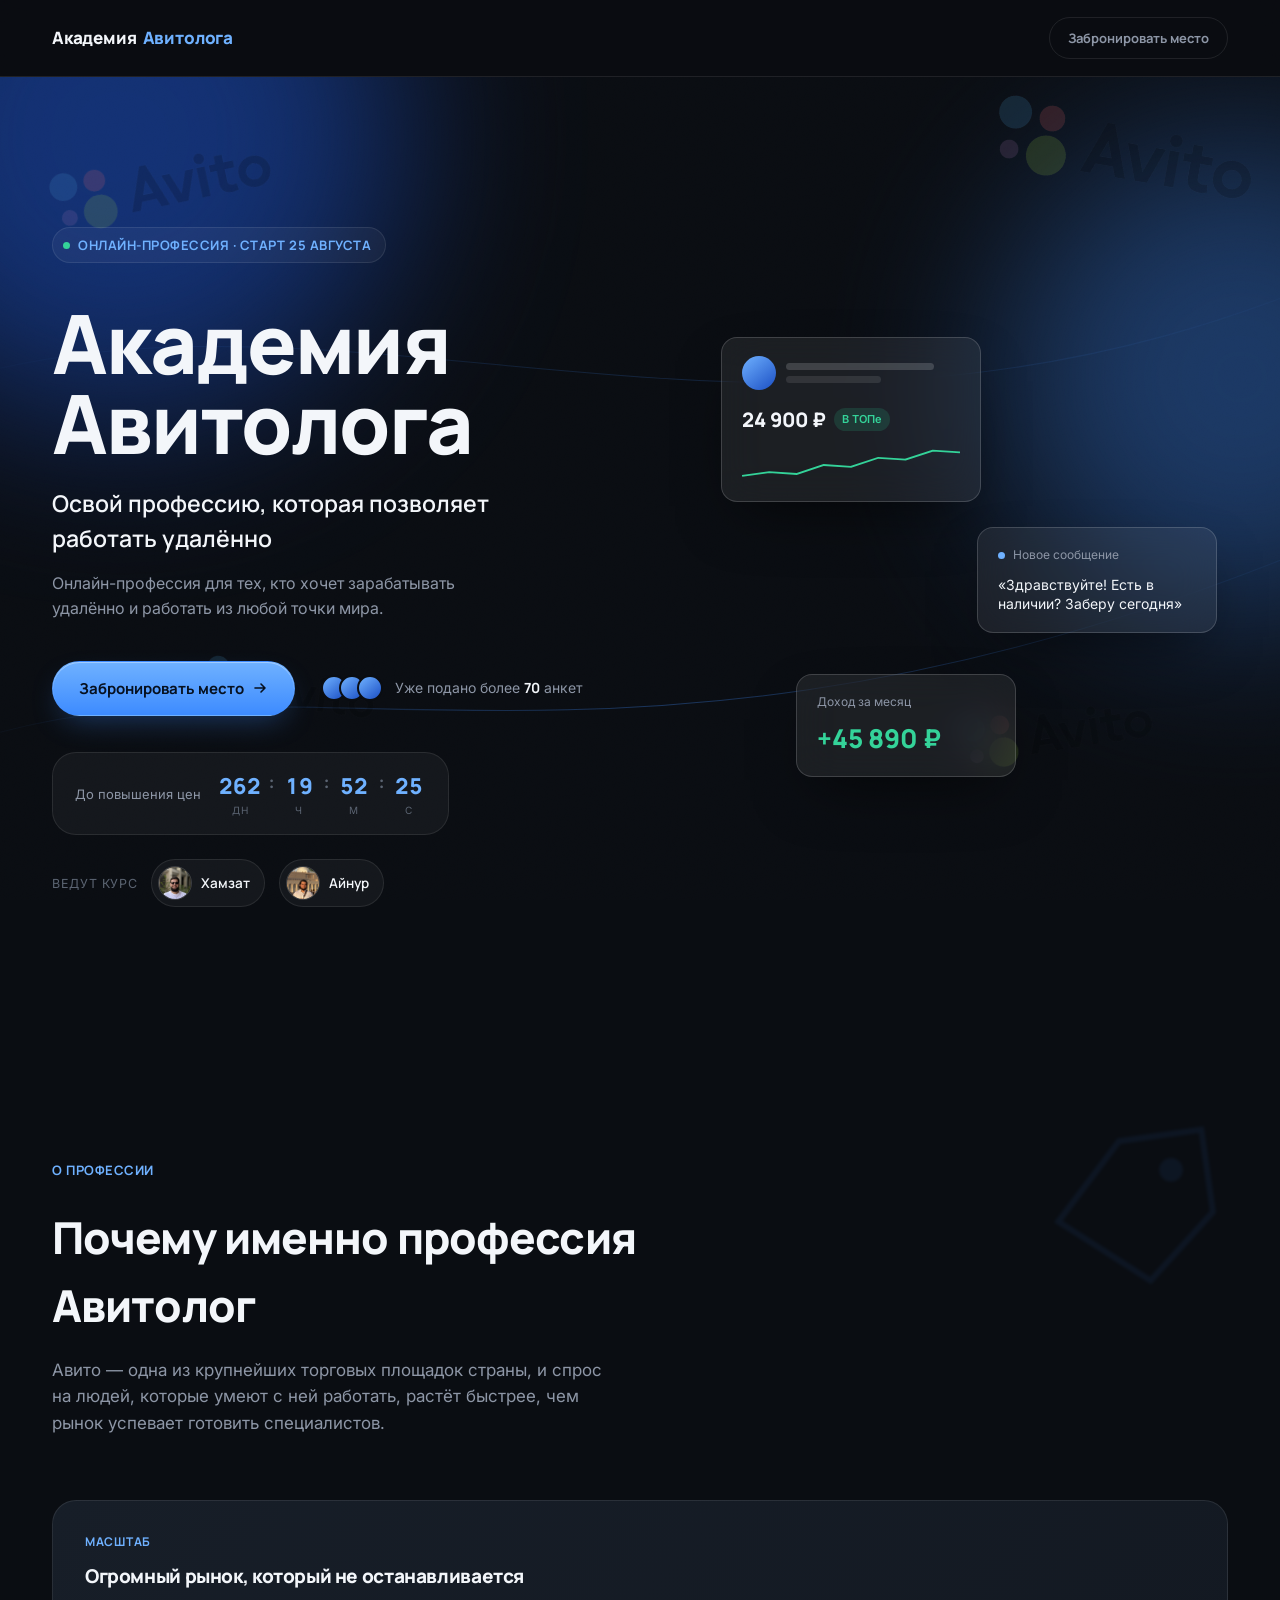
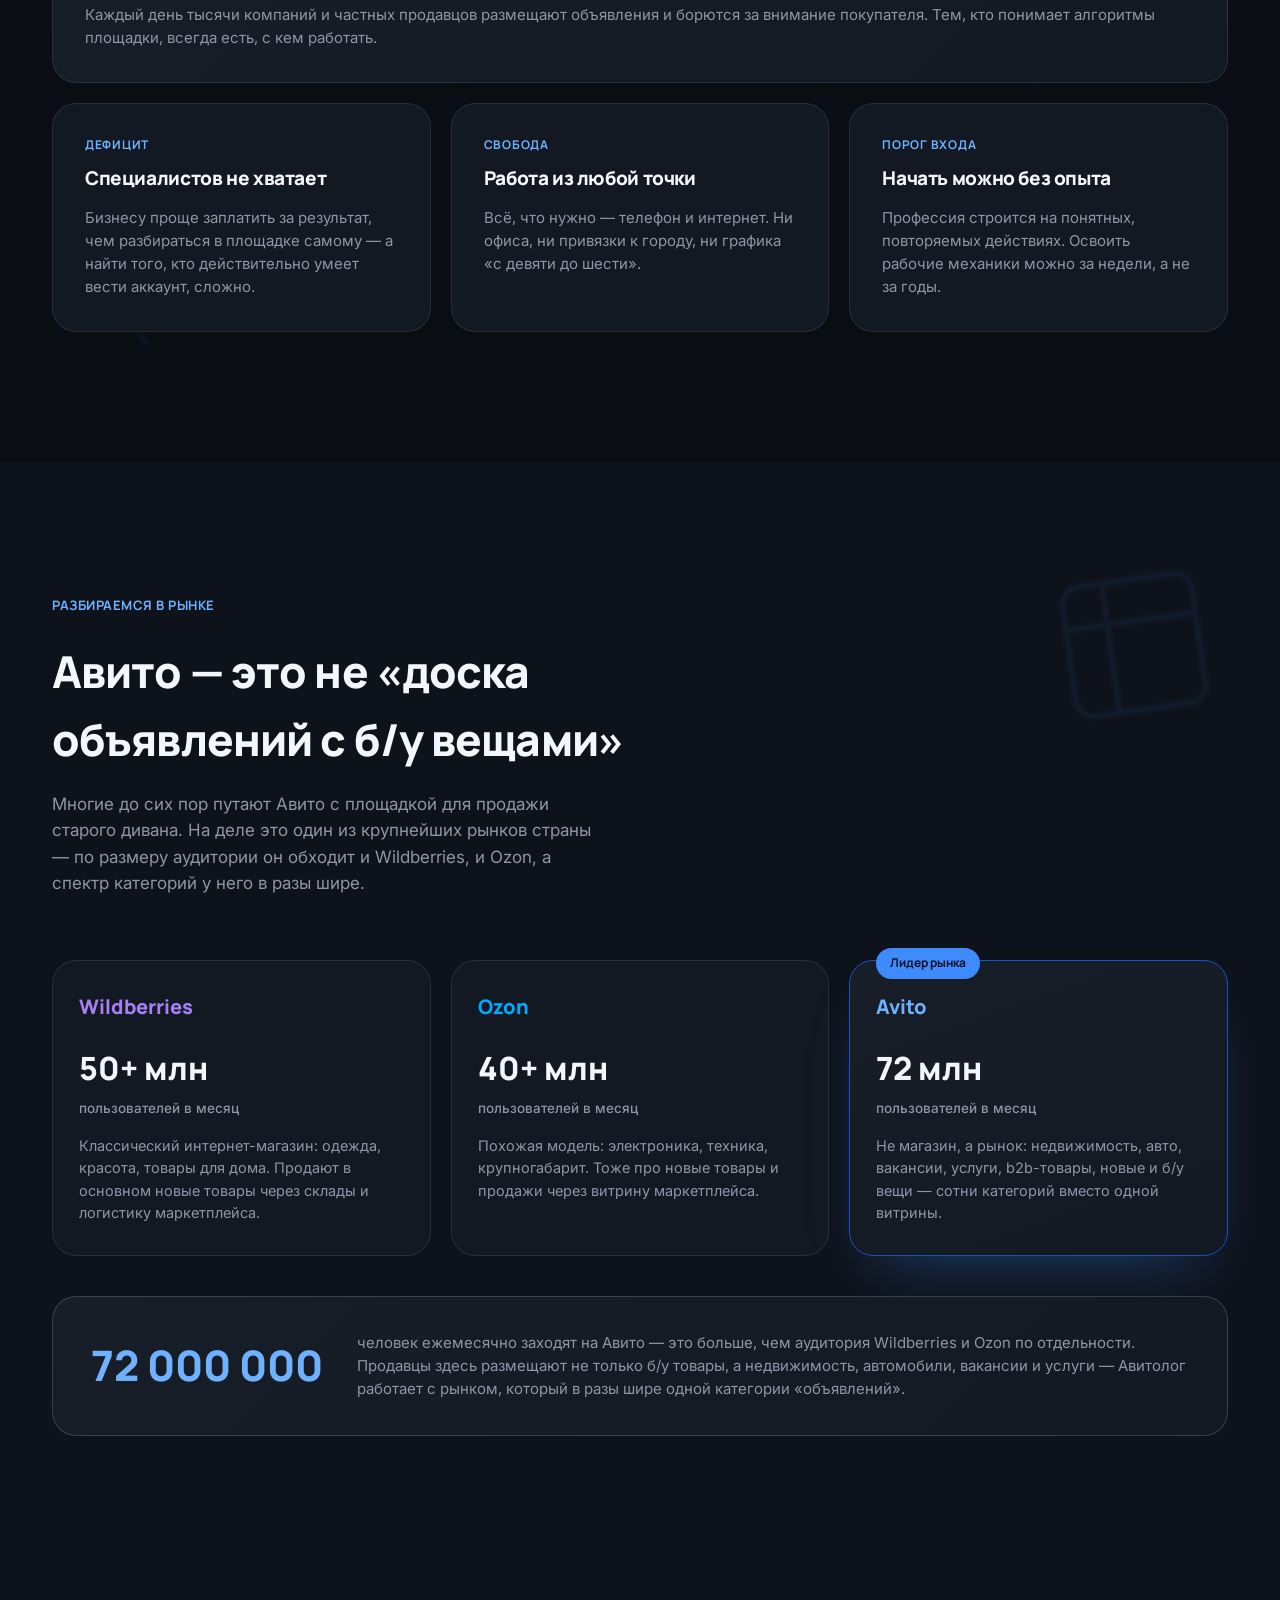
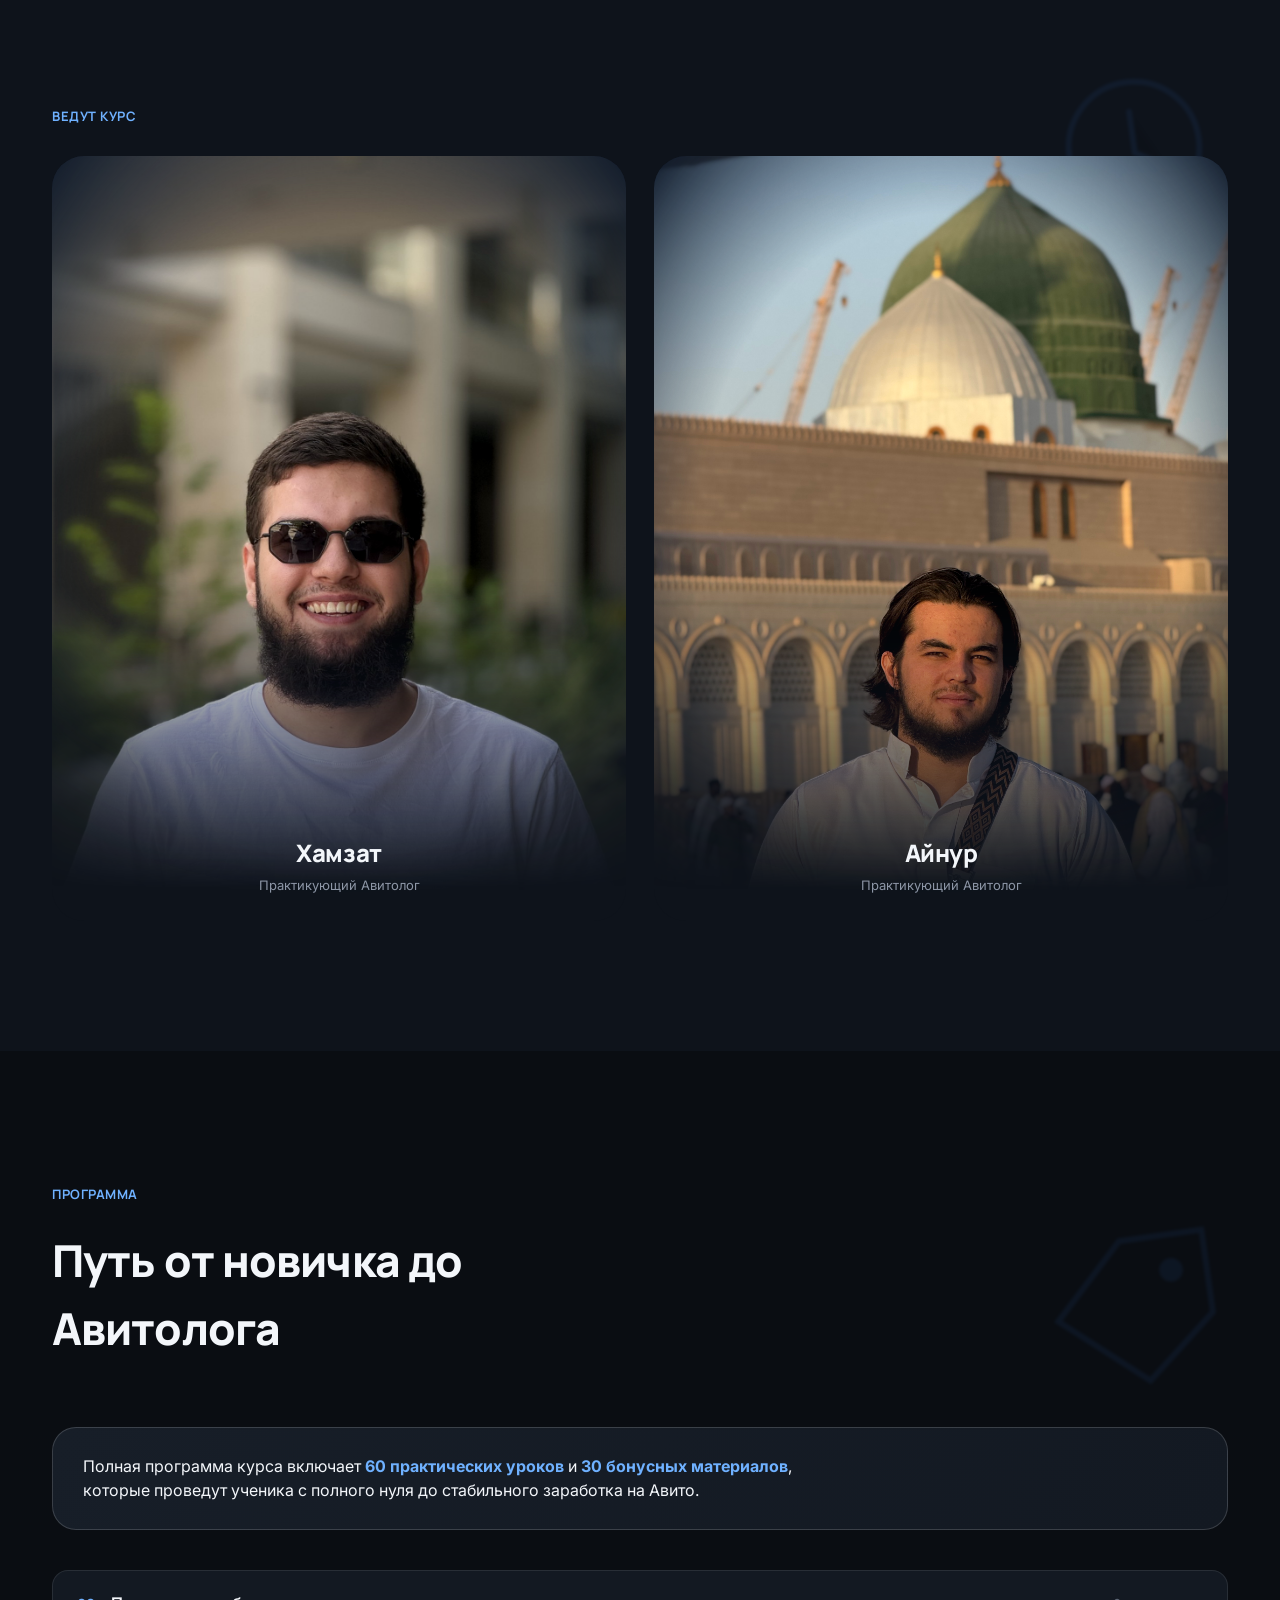
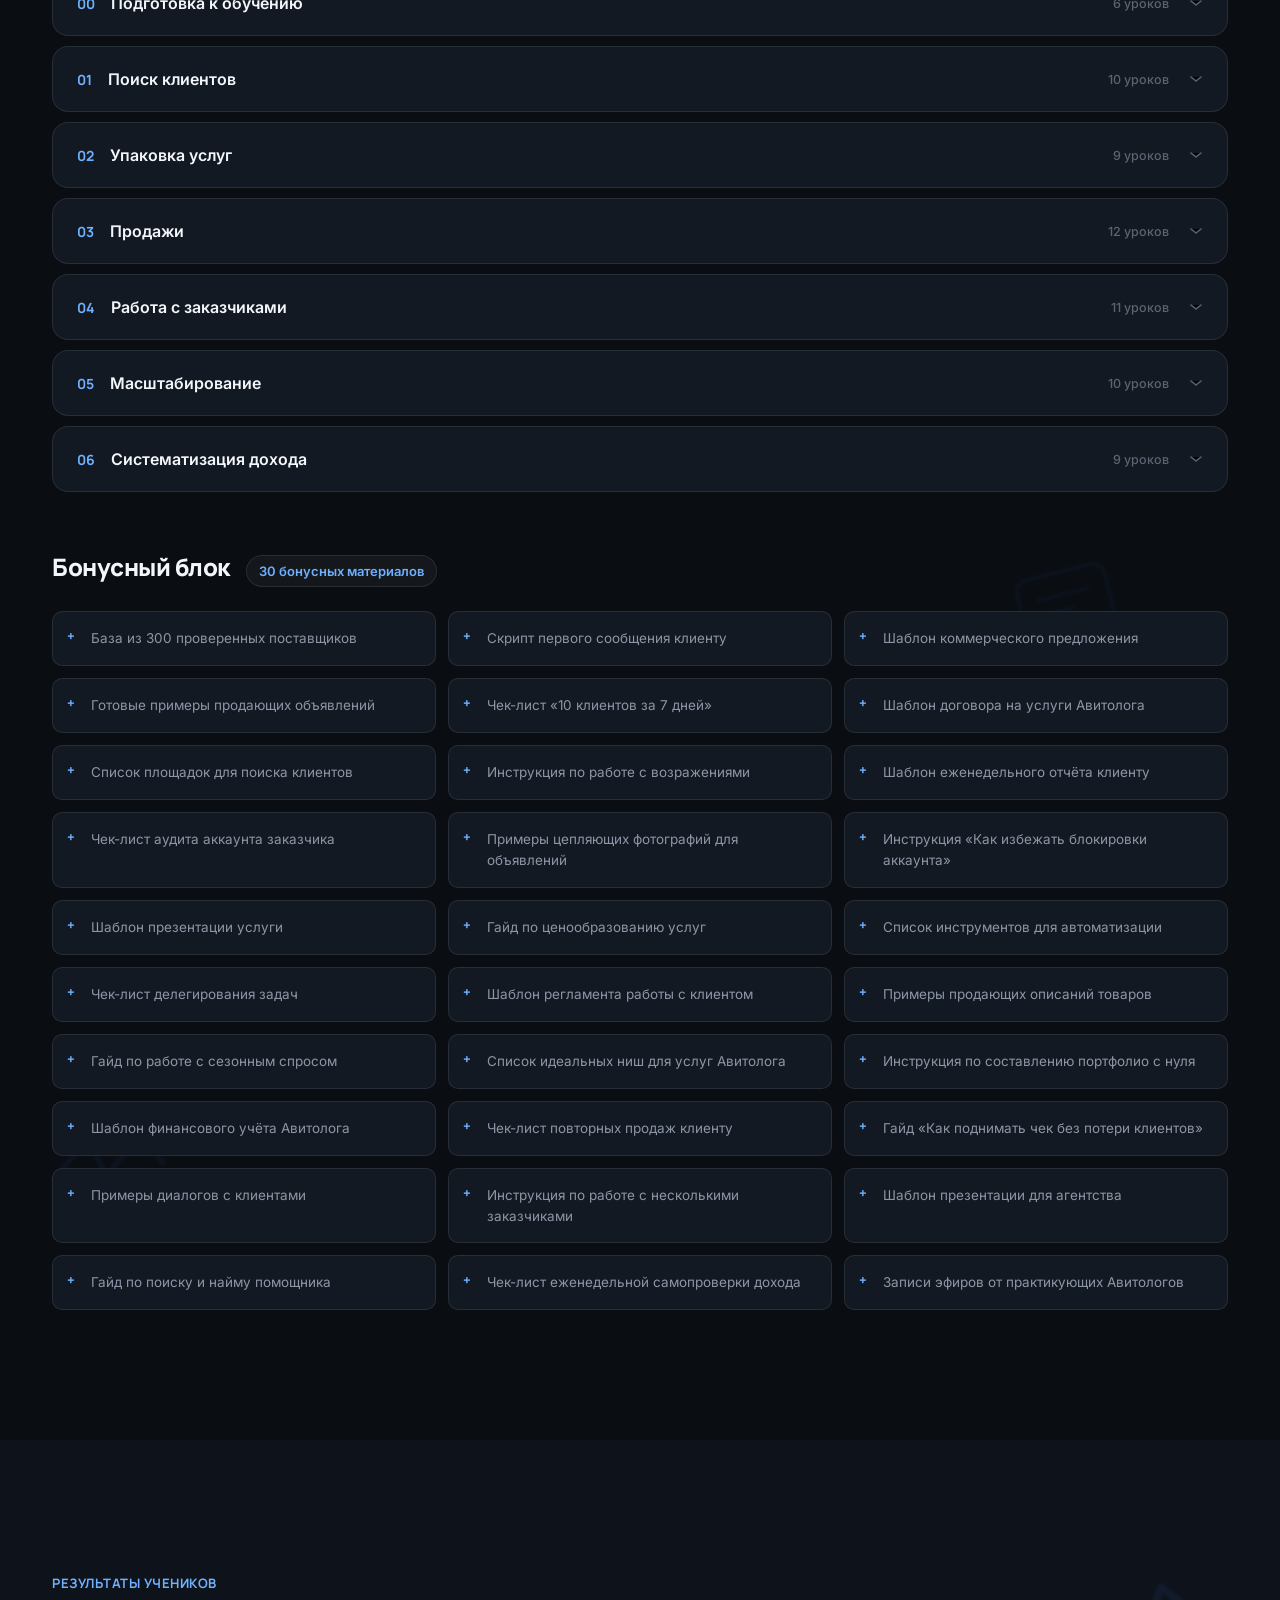
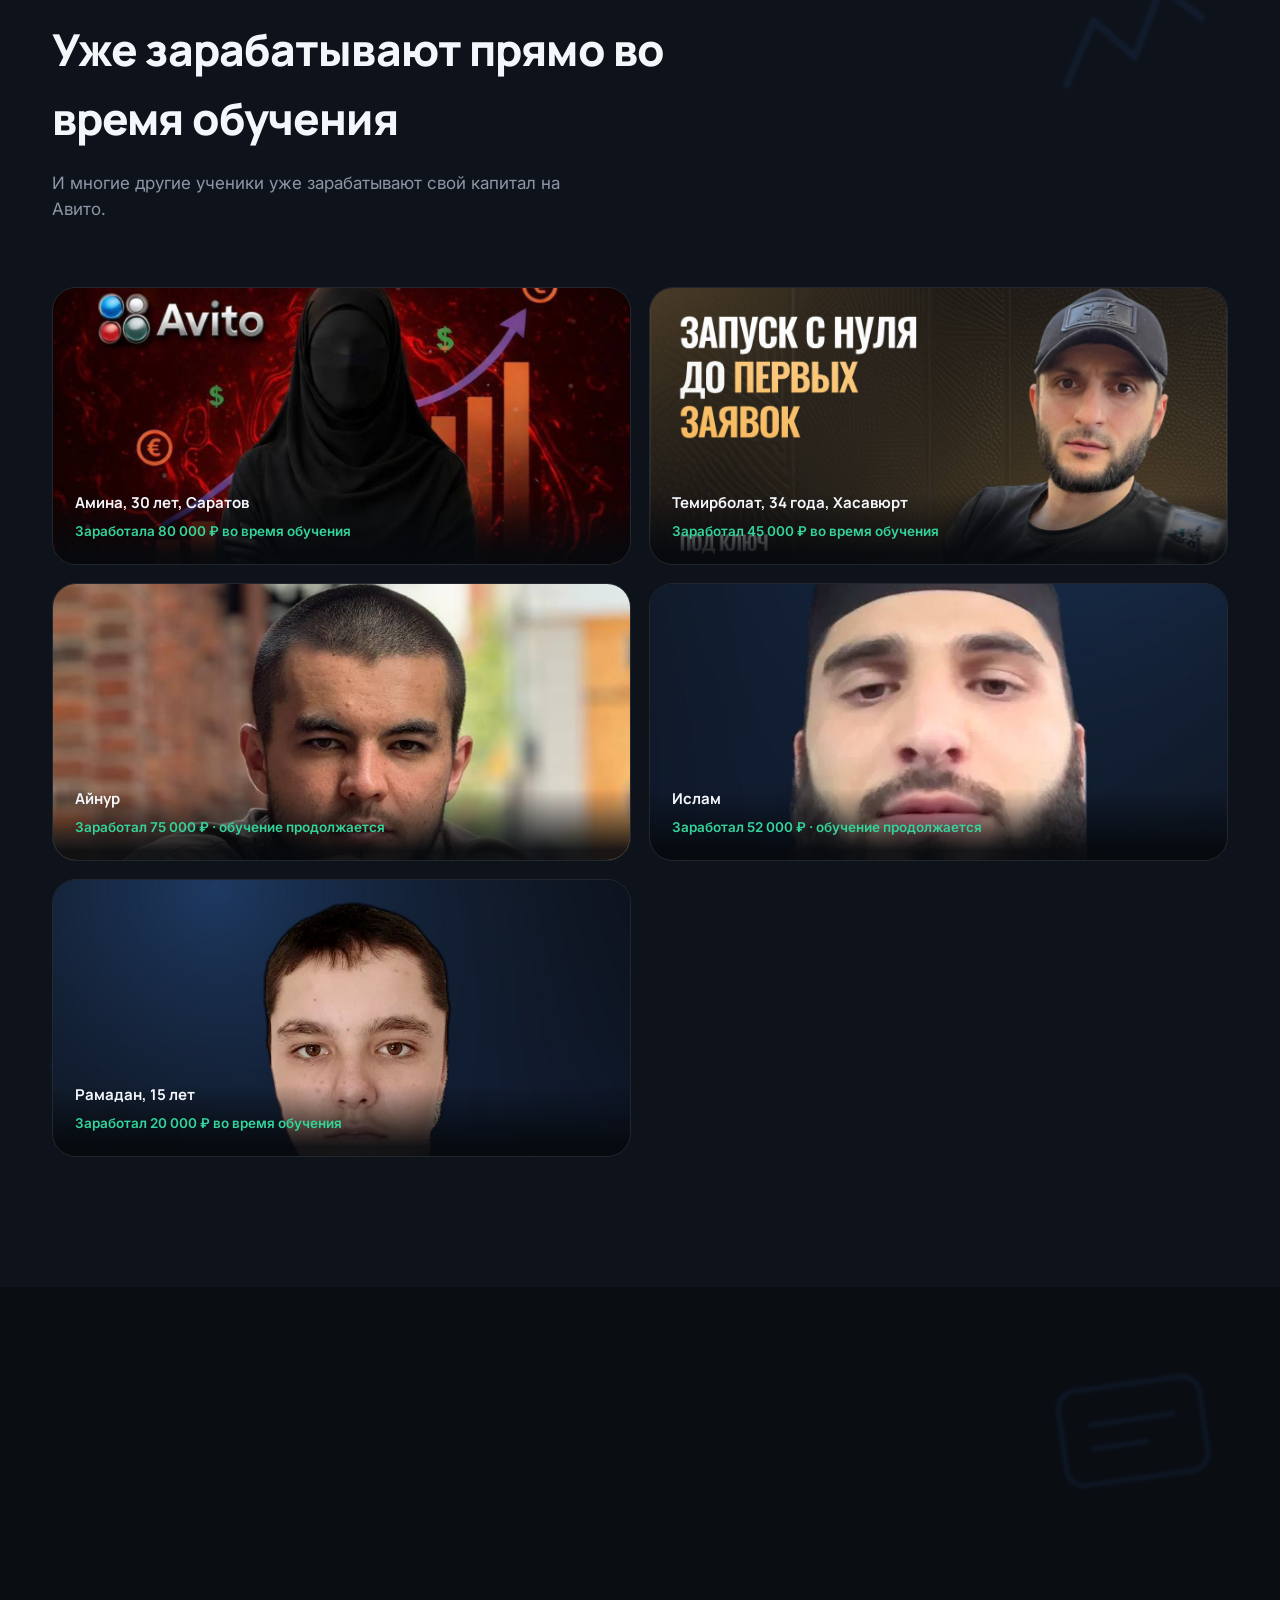
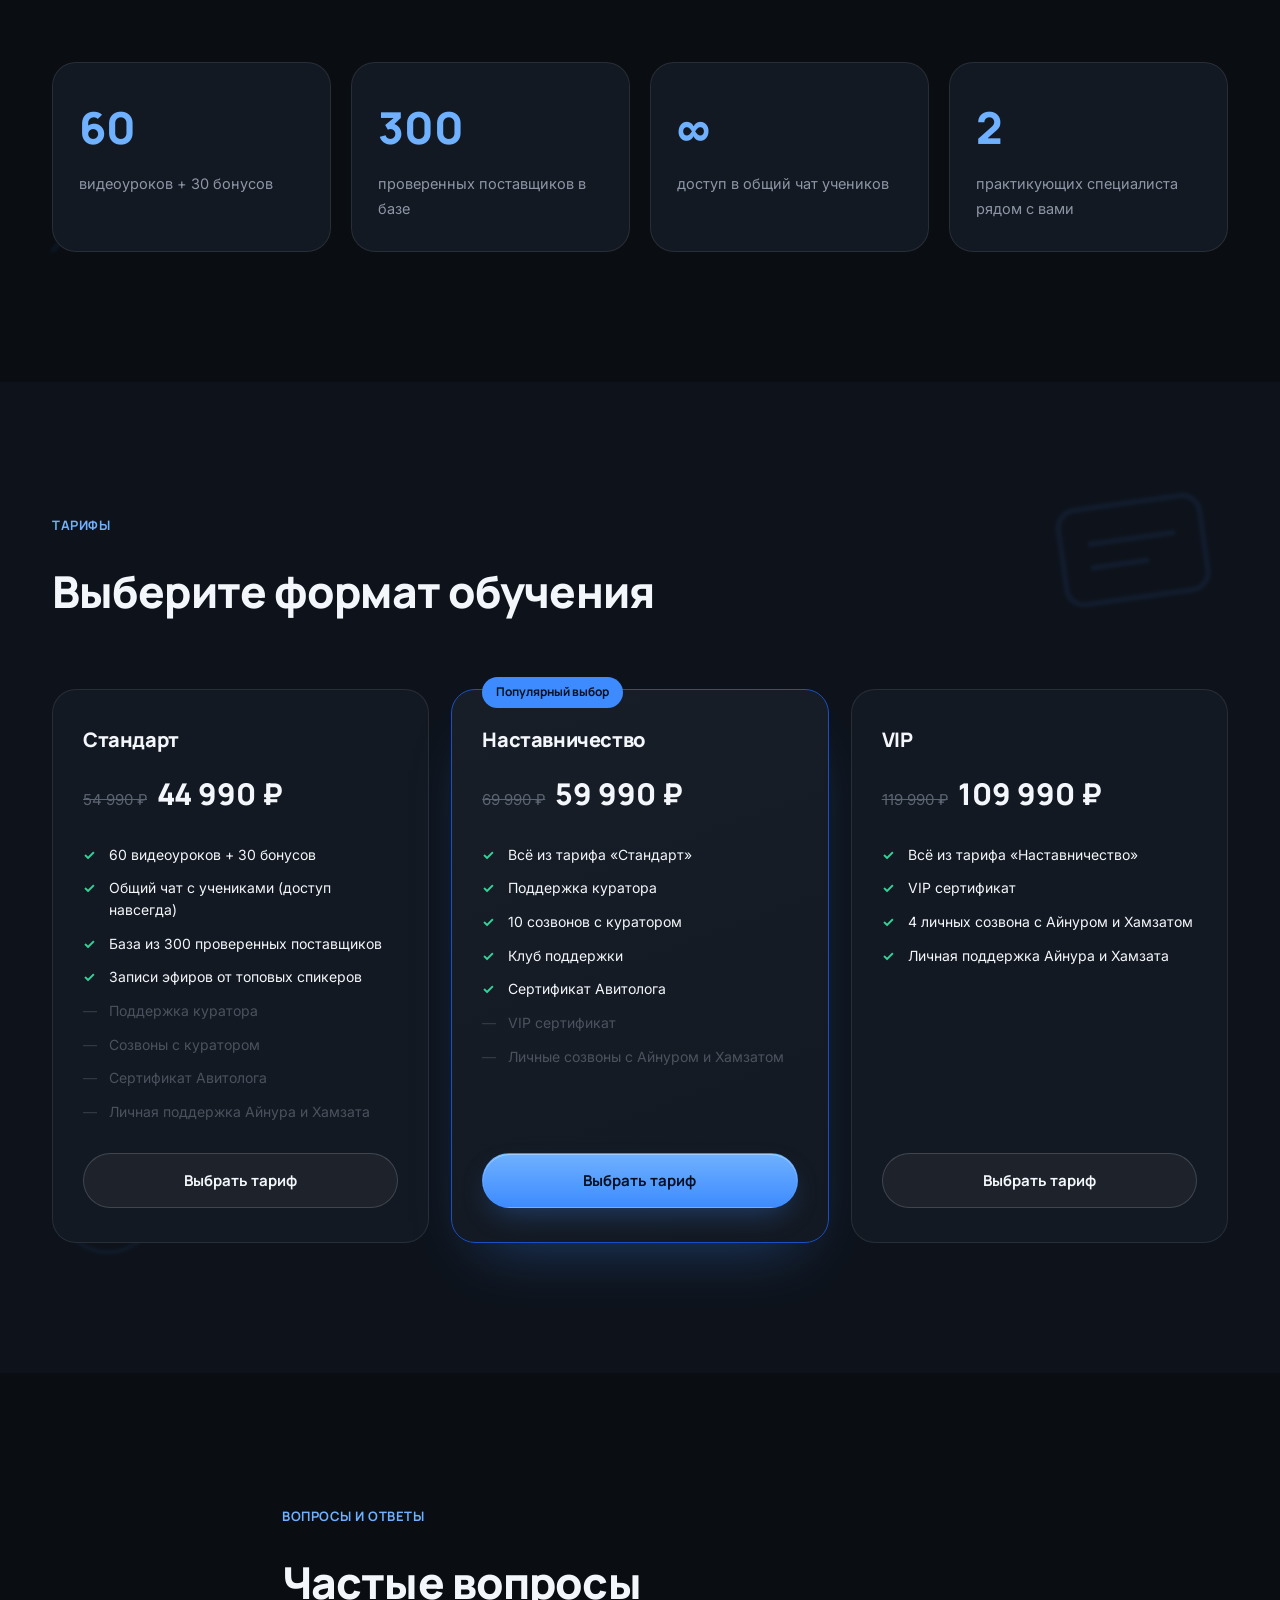
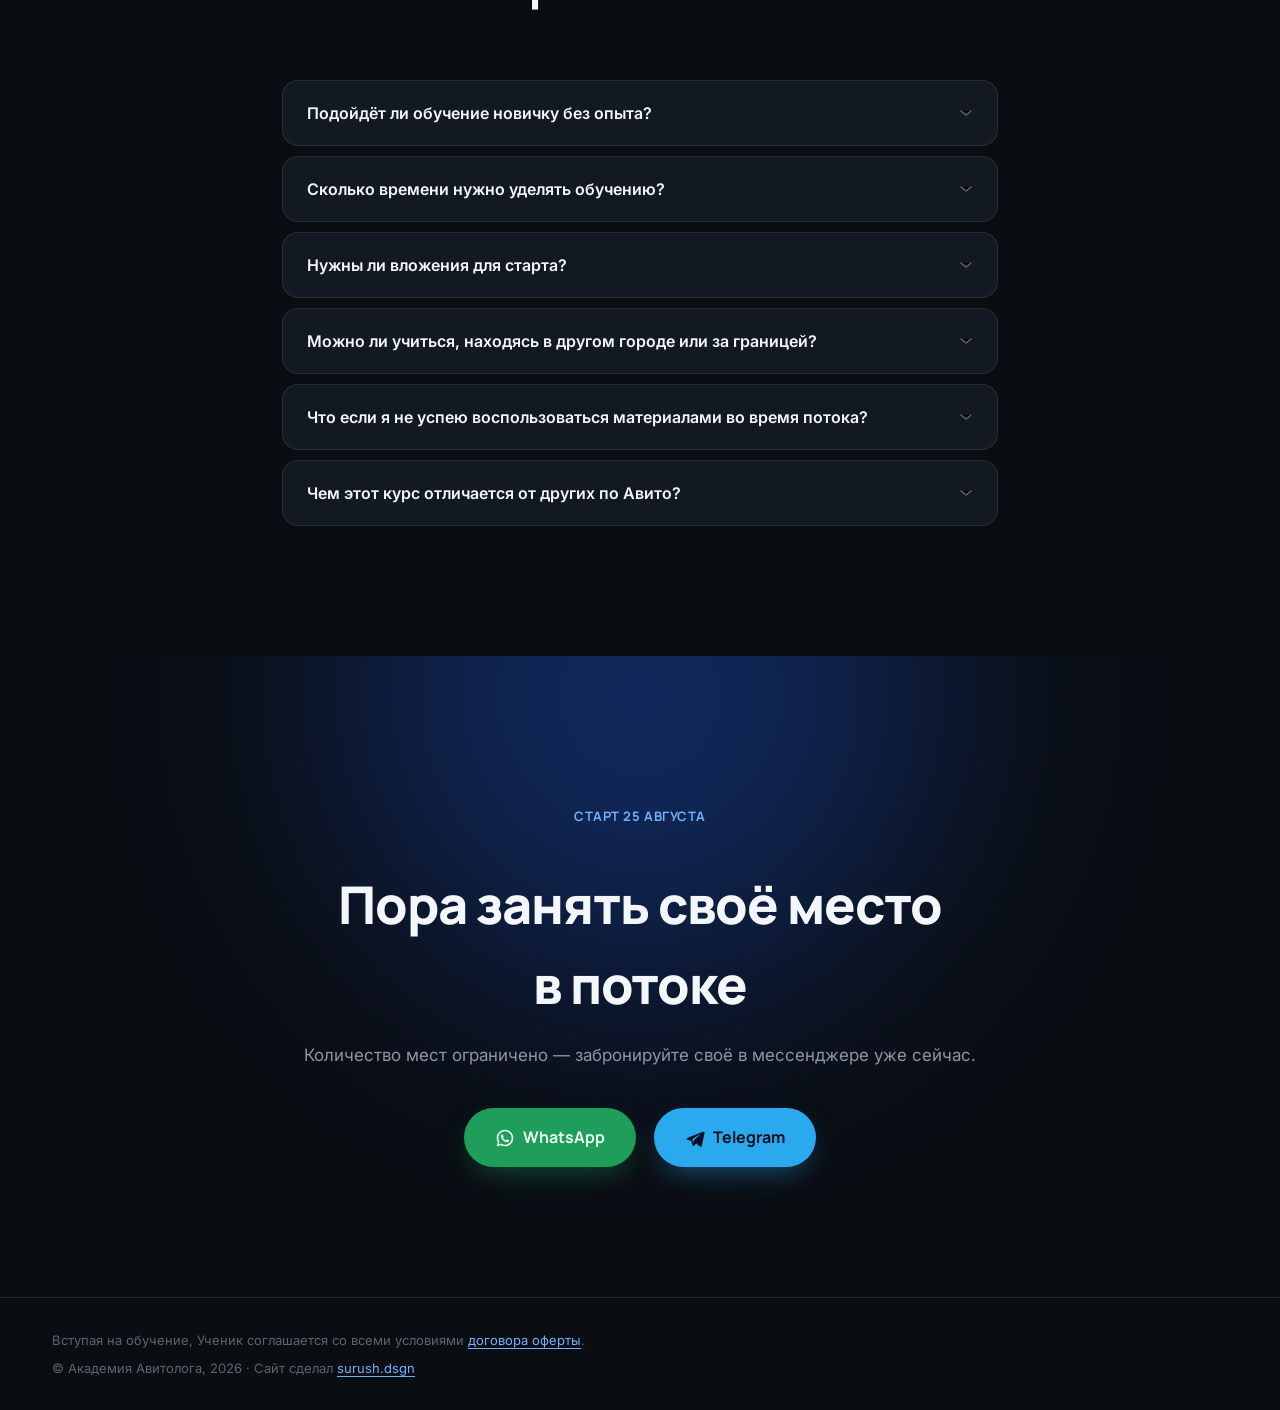
<file: index.html>
<!DOCTYPE html>
<html lang="ru">
<head>
<meta charset="UTF-8">
<meta name="viewport" content="width=device-width, initial-scale=1.0">
<title>Академия Авитолога — онлайн-профессия для удалённой работы</title>
<meta name="description" content="Освой профессию Авитолога и зарабатывай удалённо. Практикующие специалисты, реальные методы, старт 25 августа.">
<link rel="preconnect" href="https://fonts.googleapis.com">
<link rel="preconnect" href="https://fonts.gstatic.com" crossorigin>
<link href="https://fonts.googleapis.com/css2?family=Manrope:wght@500;600;700;800&family=Inter:wght@400;500;600&display=swap" rel="stylesheet">
<link rel="stylesheet" href="css/styles.css">
</head>
<body>

<div class="noise-overlay" aria-hidden="true"></div>
<div class="cursor-glow" aria-hidden="true"></div>

<!-- ============ HEADER ============ -->
<header class="site-header">
  <div class="container header-row">
    <div class="logo">Академия<span>Авитолога</span></div>
    <a href="#final-cta" class="btn btn-ghost btn-sm js-scroll-cta">Забронировать место</a>
  </div>
</header>

<main>

  <!-- ============ HERO ============ -->
  <section class="hero" id="hero">
    <div class="hero-bg" aria-hidden="true">
      <div class="hero-glow hero-glow-a"></div>
      <div class="hero-glow hero-glow-b"></div>
      <svg class="hero-lines" viewBox="0 0 1440 900" preserveAspectRatio="none" aria-hidden="true">
        <path d="M-100,650 C 300,500 700,750 1600,400" stroke="url(#lineGrad)" stroke-width="1" fill="none" opacity="0.35"/>
        <path d="M-100,300 C 400,150 900,450 1600,150" stroke="url(#lineGrad)" stroke-width="1" fill="none" opacity="0.2"/>
        <defs>
          <linearGradient id="lineGrad" x1="0" y1="0" x2="1" y2="0">
            <stop offset="0%" stop-color="#3D8BFF" stop-opacity="0"/>
            <stop offset="50%" stop-color="#3D8BFF" stop-opacity="0.9"/>
            <stop offset="100%" stop-color="#3D8BFF" stop-opacity="0"/>
          </linearGradient>
        </defs>
      </svg>
      <img src="assets/avito-logo.png" alt="" class="hero-avito-mark mark-1" loading="lazy">
      <img src="assets/avito-logo.png" alt="" class="hero-avito-mark mark-2" loading="lazy">
      <img src="assets/avito-logo.png" alt="" class="hero-avito-mark mark-3" loading="lazy">
      <img src="assets/avito-logo.png" alt="" class="hero-avito-mark mark-4" loading="lazy">
    </div>

    <div class="container hero-grid">
      <div class="hero-copy" data-reveal>
        <div class="eyebrow"><span class="dot-live"></span>Онлайн-профессия · Старт 25 августа</div>
        <h1 class="hero-title">Академия<br>Авитолога</h1>
        <p class="hero-subtitle">Освой профессию, которая позволяет работать удалённо</p>
        <p class="hero-body">Онлайн-профессия для тех, кто хочет зарабатывать удалённо и работать из любой точки мира.</p>

        <div class="hero-actions">
          <a href="#final-cta" class="btn btn-primary js-scroll-cta">
            <span>Забронировать место</span>
            <svg width="16" height="16" viewBox="0 0 16 16" fill="none"><path d="M3 8H13M13 8L9 4M13 8L9 12" stroke="currentColor" stroke-width="1.6" stroke-linecap="round" stroke-linejoin="round"/></svg>
          </a>
          <div class="applications-proof">
            <div class="avatars-stack" aria-hidden="true"><span></span><span></span><span></span></div>
            <span>Уже подано более <strong class="js-count" data-count="70">70</strong> анкет</span>
          </div>
        </div>

        <div class="countdown-chip" role="timer" aria-label="Обратный отсчёт до повышения цен">
          <span class="countdown-label">До повышения цен</span>
          <div class="countdown-numbers">
            <div class="cd-unit"><span class="cd-val js-cd-days">00</span><span class="cd-unit-label">дн</span></div>
            <span class="cd-sep">:</span>
            <div class="cd-unit"><span class="cd-val js-cd-hours">00</span><span class="cd-unit-label">ч</span></div>
            <span class="cd-sep">:</span>
            <div class="cd-unit"><span class="cd-val js-cd-mins">00</span><span class="cd-unit-label">м</span></div>
            <span class="cd-sep">:</span>
            <div class="cd-unit"><span class="cd-val js-cd-secs">00</span><span class="cd-unit-label">с</span></div>
          </div>
        </div>

        <div class="hero-teachers">
          <span class="hero-teachers-label">Ведут курс</span>
          <div class="hero-teachers-list">
            <div class="hero-teacher-mini">
              <img src="assets/hamzat.jpg" alt="Хамзат — практикующий Авитолог" loading="lazy">
              <span>Хамзат</span>
            </div>
            <div class="hero-teacher-mini">
              <img src="assets/ainur-teacher.jpg" alt="Айнур — практикующий Авитолог" loading="lazy">
              <span>Айнур</span>
            </div>
          </div>
        </div>
      </div>

      <div class="hero-artifacts" data-reveal data-reveal-delay="1">
        <div class="artifact-card artifact-listing float-a">
          <div class="artifact-card-top">
            <div class="artifact-avatar"></div>
            <div class="artifact-lines">
              <span class="line line-title"></span>
              <span class="line line-sub"></span>
            </div>
          </div>
          <div class="artifact-price">24 900 ₽ <span class="artifact-badge">В ТОПе</span></div>
          <div class="artifact-chart">
            <svg viewBox="0 0 160 40" preserveAspectRatio="none"><polyline points="0,32 20,28 40,30 60,20 80,22 100,12 120,14 140,4 160,6" fill="none" stroke="#34D399" stroke-width="2"/></svg>
          </div>
        </div>

        <div class="artifact-card artifact-chat float-b">
          <div class="artifact-chat-head">
            <span class="chat-dot"></span> Новое сообщение
          </div>
          <p class="artifact-chat-msg">«Здравствуйте! Есть в наличии? Заберу сегодня»</p>
        </div>

        <div class="artifact-card artifact-income float-c">
          <span class="artifact-income-label">Доход за месяц</span>
          <span class="artifact-income-val">+45 890 ₽</span>
        </div>
      </div>
    </div>
  </section>

  <!-- ============ WHY PROFESSION ============ -->
  <section class="section" id="why-profession">
    <div class="bg-icon-layer" aria-hidden="true">
      <svg class="bg-icon bg-icon-1" viewBox="0 0 64 64"><path d="M6 34 L30 10 L58 10 L58 38 L34 58 Z" fill="none" stroke="currentColor" stroke-width="2"/><circle cx="46" cy="22" r="4" fill="currentColor"/></svg>
      <svg class="bg-icon bg-icon-2" viewBox="0 0 64 64"><circle cx="26" cy="26" r="16" fill="none" stroke="currentColor" stroke-width="2"/><path d="M38 38 L54 54" stroke="currentColor" stroke-width="2.5" stroke-linecap="round"/></svg>
      <svg class="bg-icon bg-icon-3" viewBox="0 0 64 64"><path d="M12 46 C 12 30, 24 30, 24 18 C 24 30, 36 30, 36 46" fill="none" stroke="currentColor" stroke-width="2"/><path d="M8 40 L20 20 L32 34 L44 12 L56 24" fill="none" stroke="currentColor" stroke-width="2" stroke-linecap="round" stroke-linejoin="round"/></svg>
    </div>
    <div class="container">
      <div class="section-head" data-reveal>
        <span class="eyebrow eyebrow-plain">О профессии</span>
        <h2>Почему именно профессия Авитолог</h2>
        <p class="section-lead">Авито — одна из крупнейших торговых площадок страны, и спрос на людей, которые умеют с ней работать, растёт быстрее, чем рынок успевает готовить специалистов.</p>
      </div>

      <div class="feature-grid" data-reveal>
        <div class="feature-card feature-card-lg">
          <div class="feature-num">Масштаб</div>
          <h3>Огромный рынок, который не останавливается</h3>
          <p>Каждый день тысячи компаний и частных продавцов размещают объявления и борются за внимание покупателя. Тем, кто понимает алгоритмы площадки, всегда есть, с кем работать.</p>
        </div>
        <div class="feature-card">
          <div class="feature-num">Дефицит</div>
          <h3>Специалистов не хватает</h3>
          <p>Бизнесу проще заплатить за результат, чем разбираться в площадке самому — а найти того, кто действительно умеет вести аккаунт, сложно.</p>
        </div>
        <div class="feature-card">
          <div class="feature-num">Свобода</div>
          <h3>Работа из любой точки</h3>
          <p>Всё, что нужно — телефон и интернет. Ни офиса, ни привязки к городу, ни графика «с девяти до шести».</p>
        </div>
        <div class="feature-card">
          <div class="feature-num">Порог входа</div>
          <h3>Начать можно без опыта</h3>
          <p>Профессия строится на понятных, повторяемых действиях. Освоить рабочие механики можно за недели, а не за годы.</p>
        </div>
      </div>
    </div>
  </section>

  <!-- ============ MARKETPLACE COMPARISON ============ -->
  <section class="section section-alt" id="marketplace-compare">
    <div class="bg-icon-layer" aria-hidden="true">
      <svg class="bg-icon bg-icon-1" viewBox="0 0 64 64"><rect x="10" y="10" width="44" height="44" rx="6" fill="none" stroke="currentColor" stroke-width="2"/><path d="M10 24h44M24 10v44" stroke="currentColor" stroke-width="2"/></svg>
      <svg class="bg-icon bg-icon-2" viewBox="0 0 64 64"><path d="M8 46 L24 20 L36 34 L56 10" fill="none" stroke="currentColor" stroke-width="2" stroke-linecap="round" stroke-linejoin="round"/></svg>
    </div>
    <div class="container">
      <div class="section-head" data-reveal>
        <span class="eyebrow eyebrow-plain">Разбираемся в рынке</span>
        <h2>Авито — это не «доска объявлений с б/у вещами»</h2>
        <p class="section-lead">Многие до сих пор путают Авито с площадкой для продажи старого дивана. На деле это один из крупнейших рынков страны — по размеру аудитории он обходит и Wildberries, и Ozon, а спектр категорий у него в разы шире.</p>
      </div>

      <div class="compare-grid" data-reveal>
        <div class="compare-card">
          <div class="compare-logo compare-logo-wb">Wildberries</div>
          <div class="compare-stat">50+ млн<span>пользователей в месяц</span></div>
          <p>Классический интернет-магазин: одежда, красота, товары для дома. Продают в основном новые товары через склады и логистику маркетплейса.</p>
        </div>
        <div class="compare-card">
          <div class="compare-logo compare-logo-ozon">Ozon</div>
          <div class="compare-stat">40+ млн<span>пользователей в месяц</span></div>
          <p>Похожая модель: электроника, техника, крупногабарит. Тоже про новые товары и продажи через витрину маркетплейса.</p>
        </div>
        <div class="compare-card compare-card-featured">
          <span class="price-badge">Лидер рынка</span>
          <div class="compare-logo compare-logo-avito">Avito</div>
          <div class="compare-stat">72 млн<span>пользователей в месяц</span></div>
          <p>Не магазин, а рынок: недвижимость, авто, вакансии, услуги, b2b-товары, новые и б/у вещи — сотни категорий вместо одной витрины.</p>
        </div>
      </div>

      <div class="compare-highlight" data-reveal>
        <div class="compare-highlight-num">72 000 000</div>
        <p>человек ежемесячно заходят на Авито — это больше, чем аудитория Wildberries и Ozon по отдельности. Продавцы здесь размещают не только б/у товары, а недвижимость, автомобили, вакансии и услуги — Авитолог работает с рынком, который в разы шире одной категории «объявлений».</p>
      </div>
    </div>
  </section>

  <!-- ============ TEACHERS SHOWCASE ============ -->
  <section class="section section-alt teachers-showcase" id="teachers">
    <div class="bg-icon-layer" aria-hidden="true">
      <svg class="bg-icon bg-icon-1" viewBox="0 0 64 64"><circle cx="32" cy="32" r="22" fill="none" stroke="currentColor" stroke-width="2"/><path d="M32 20v14l10 6" stroke="currentColor" stroke-width="2" stroke-linecap="round"/></svg>
      <svg class="bg-icon bg-icon-2" viewBox="0 0 64 64"><path d="M12 46 C 12 30, 24 30, 24 18 C 24 30, 36 30, 36 46" fill="none" stroke="currentColor" stroke-width="2"/></svg>
    </div>
    <div class="container">
      <span class="eyebrow eyebrow-plain" data-reveal>Ведут курс</span>

      <div class="teacher-cutouts" data-reveal>
        <div class="teacher-cutout">
          <div class="teacher-cutout-glow"></div>
          <img src="assets/hamzat.jpg" alt="Хамзат — практикующий Авитолог" loading="lazy">
          <div class="teacher-cutout-caption"><h3>Хамзат</h3><span>Практикующий Авитолог</span></div>
        </div>
        <div class="teacher-cutout">
          <div class="teacher-cutout-glow"></div>
          <img src="assets/ainur-teacher.jpg" alt="Айнур — практикующий Авитолог" loading="lazy">
          <div class="teacher-cutout-caption"><h3>Айнур</h3><span>Практикующий Авитолог</span></div>
        </div>
      </div>
    </div>
  </section>

  <!-- ============ PROGRAM ============ -->
  <section class="section" id="program">
    <div class="bg-icon-layer" aria-hidden="true">
      <svg class="bg-icon bg-icon-1" viewBox="0 0 64 64"><path d="M6 34 L30 10 L58 10 L58 38 L34 58 Z" fill="none" stroke="currentColor" stroke-width="2"/><circle cx="46" cy="22" r="4" fill="currentColor"/></svg>
      <svg class="bg-icon bg-icon-2" viewBox="0 0 64 64"><path d="M8 40 L20 20 L32 34 L44 12 L56 24" fill="none" stroke="currentColor" stroke-width="2.5" stroke-linecap="round" stroke-linejoin="round"/></svg>
      <svg class="bg-icon bg-icon-3" viewBox="0 0 64 64"><rect x="8" y="14" width="48" height="32" rx="6" fill="none" stroke="currentColor" stroke-width="2"/><path d="M18 26h28M18 34h18" stroke="currentColor" stroke-width="2" stroke-linecap="round"/></svg>
    </div>
    <div class="container">
      <div class="section-head" data-reveal>
        <span class="eyebrow eyebrow-plain">Программа</span>
        <h2>Путь от новичка до Авитолога</h2>
      </div>

      <div class="program-banner" data-reveal>
        <p>Полная программа курса включает <strong>60 практических уроков</strong> и <strong>30 бонусных материалов</strong>, которые проведут ученика с полного нуля до стабильного заработка на Авито.</p>
      </div>

      <div class="accordion" data-reveal>

        <div class="acc-item">
          <button class="acc-trigger" aria-expanded="false">
            <span class="acc-num">00</span>
            <span class="acc-title">Подготовка к обучению</span>
            <span class="acc-count">6 уроков</span>
            <svg class="acc-chevron" width="14" height="14" viewBox="0 0 14 14"><path d="M2 5L7 9L12 5" stroke="currentColor" stroke-width="1.6" stroke-linecap="round" stroke-linejoin="round"/></svg>
          </button>
          <div class="acc-panel">
            <p class="prog-result">Настроил рабочее место, снял стартовые страхи и знаешь точный план действий на ближайшие недели.</p>
            <ol class="prog-lessons">
              <li>Как устроена профессия Авитолога и на чём она зарабатывает</li>
              <li>Что нужно из техники и инструментов для старта</li>
              <li>Как настроить график, чтобы не бросить обучение на середине</li>
              <li>«А вдруг не получится?» — снимаем стартовый страх</li>
              <li>Как поставить цель на первый заработок и не распыляться</li>
              <li>Разбор частых ошибок новичков, чтобы не повторять чужой путь</li>
            </ol>
          </div>
        </div>

        <div class="acc-item">
          <button class="acc-trigger" aria-expanded="false">
            <span class="acc-num">01</span>
            <span class="acc-title">Поиск клиентов</span>
            <span class="acc-count">10 уроков</span>
            <svg class="acc-chevron" width="14" height="14" viewBox="0 0 14 14"><path d="M2 5L7 9L12 5" stroke="currentColor" stroke-width="1.6" stroke-linecap="round" stroke-linejoin="round"/></svg>
          </button>
          <div class="acc-panel">
            <p class="prog-result">Знаешь, где искать заказчиков, и умеешь выходить на первый контакт без отказов.</p>
            <ol class="prog-lessons">
              <li>Где находятся компании, которым нужен Авитолог</li>
              <li>Как составить список потенциальных клиентов за один вечер</li>
              <li>Соцсети и мессенджеры как источник заказчиков</li>
              <li>Скрипт первого сообщения, на который отвечают</li>
              <li>Как определить, готов ли клиент платить за услугу</li>
              <li>Что делать, если клиент не отвечает</li>
              <li>Холодный и тёплый поиск: в чём разница на практике</li>
              <li>Как использовать сарафанное радио с первых дней</li>
              <li>Разбор диалогов: живые примеры выхода на клиента</li>
              <li>Чек-лист «10 клиентов за 7 дней»</li>
            </ol>
          </div>
        </div>

        <div class="acc-item">
          <button class="acc-trigger" aria-expanded="false">
            <span class="acc-num">02</span>
            <span class="acc-title">Упаковка услуг</span>
            <span class="acc-count">9 уроков</span>
            <svg class="acc-chevron" width="14" height="14" viewBox="0 0 14 14"><path d="M2 5L7 9L12 5" stroke="currentColor" stroke-width="1.6" stroke-linecap="round" stroke-linejoin="round"/></svg>
          </button>
          <div class="acc-panel">
            <p class="prog-result">Есть готовое предложение, прайс и портфолио, которые продают тебя ещё до звонка.</p>
            <ol class="prog-lessons">
              <li>Как сформулировать услугу так, чтобы её захотели купить</li>
              <li>Из чего состоит цена на услугу Авитолога</li>
              <li>Портфолио с нуля: что показать, если пока нет кейсов</li>
              <li>Оформление профиля и презентации для клиента</li>
              <li>Продающее коммерческое предложение</li>
              <li>Как выделиться среди других исполнителей</li>
              <li>Ошибки упаковки, которые отпугивают клиентов</li>
              <li>Тестовое задание: как не работать бесплатно</li>
              <li>Готовые шаблоны презентации услуги</li>
            </ol>
          </div>
        </div>

        <div class="acc-item">
          <button class="acc-trigger" aria-expanded="false">
            <span class="acc-num">03</span>
            <span class="acc-title">Продажи</span>
            <span class="acc-count">12 уроков</span>
            <svg class="acc-chevron" width="14" height="14" viewBox="0 0 14 14"><path d="M2 5L7 9L12 5" stroke="currentColor" stroke-width="1.6" stroke-linecap="round" stroke-linejoin="round"/></svg>
          </button>
          <div class="acc-panel">
            <p class="prog-result">Уверенно ведёшь переговоры и закрываешь сделку без скидок и уговоров.</p>
            <ol class="prog-lessons">
              <li>Как устроен процесс продажи услуги Авитолога</li>
              <li>Первый звонок или встреча: структура разговора</li>
              <li>Как выявить, что на самом деле нужно клиенту</li>
              <li>Презентация услуги под конкретный запрос</li>
              <li>Работа с возражением «дорого»</li>
              <li>Работа с возражением «я подумаю»</li>
              <li>Как называть цену без страха потерять клиента</li>
              <li>Дожим сделки без давления</li>
              <li>Как брать предоплату и оформлять договорённости</li>
              <li>Что делать, если клиент сравнивает с конкурентами</li>
              <li>Повторные продажи и допродажи текущим клиентам</li>
              <li>Разбор реальных переговоров от практикующих Авитологов</li>
            </ol>
          </div>
        </div>

        <div class="acc-item">
          <button class="acc-trigger" aria-expanded="false">
            <span class="acc-num">04</span>
            <span class="acc-title">Работа с заказчиками</span>
            <span class="acc-count">11 уроков</span>
            <svg class="acc-chevron" width="14" height="14" viewBox="0 0 14 14"><path d="M2 5L7 9L12 5" stroke="currentColor" stroke-width="1.6" stroke-linecap="round" stroke-linejoin="round"/></svg>
          </button>
          <div class="acc-panel">
            <p class="prog-result">Ведёшь аккаунт клиента так, что он продлевает сотрудничество сам.</p>
            <ol class="prog-lessons">
              <li>Как принять аккаунт клиента и провести аудит</li>
              <li>Составление и продвижение объявлений под заказчика</li>
              <li>Настройка и оптимизация карточек товаров и услуг</li>
              <li>Как отчитываться перед клиентом, чтобы он видел ценность</li>
              <li>Работа с обращениями клиентов заказчика</li>
              <li>Что делать, если результата пока нет</li>
              <li>Как избежать блокировки аккаунта заказчика</li>
              <li>Регламент и договорённости на весь срок сотрудничества</li>
              <li>Как продлевать контракт без «уговоров»</li>
              <li>Работа с несколькими заказчиками одновременно</li>
              <li>Чек-лист еженедельной работы с клиентом</li>
            </ol>
          </div>
        </div>

        <div class="acc-item">
          <button class="acc-trigger" aria-expanded="false">
            <span class="acc-num">05</span>
            <span class="acc-title">Масштабирование</span>
            <span class="acc-count">10 уроков</span>
            <svg class="acc-chevron" width="14" height="14" viewBox="0 0 14 14"><path d="M2 5L7 9L12 5" stroke="currentColor" stroke-width="1.6" stroke-linecap="round" stroke-linejoin="round"/></svg>
          </button>
          <div class="acc-panel">
            <p class="prog-result">Увеличиваешь доход не за счёт своего времени, а за счёт системы и команды.</p>
            <ol class="prog-lessons">
              <li>Когда пора нанимать помощника</li>
              <li>Как делегировать рутинные задачи</li>
              <li>Формирование команды под несколько проектов</li>
              <li>Ценообразование при масштабировании</li>
              <li>Как вести 5+ клиентов без потери качества</li>
              <li>Автоматизация части процессов</li>
              <li>Партнёрства с другими специалистами</li>
              <li>Как строить личный бренд Авитолога</li>
              <li>Привлечение клиентов через рекомендации команды</li>
              <li>Модель агентства: от фрилансера к бизнесу</li>
            </ol>
          </div>
        </div>

        <div class="acc-item">
          <button class="acc-trigger" aria-expanded="false">
            <span class="acc-num">06</span>
            <span class="acc-title">Систематизация дохода</span>
            <span class="acc-count">9 уроков</span>
            <svg class="acc-chevron" width="14" height="14" viewBox="0 0 14 14"><path d="M2 5L7 9L12 5" stroke="currentColor" stroke-width="1.6" stroke-linecap="round" stroke-linejoin="round"/></svg>
          </button>
          <div class="acc-panel">
            <p class="prog-result">Доход становится предсказуемым, а не зависит от разового везения.</p>
            <ol class="prog-lessons">
              <li>Как перейти от разовых заказов к стабильному потоку</li>
              <li>Формирование финансовой подушки</li>
              <li>Учёт доходов и расходов практикующего Авитолога</li>
              <li>Как ставить финансовые цели на месяц и квартал</li>
              <li>Диверсификация: несколько источников дохода на Авито</li>
              <li>Работа с сезонностью спроса</li>
              <li>Долгосрочные контракты вместо разовых заказов</li>
              <li>Как выйти на стабильные 100 000+ ₽ в месяц</li>
              <li>План действий на первый год в профессии</li>
            </ol>
          </div>
        </div>

      </div>

      <div class="bonus-section" data-reveal>
        <div class="bonus-head">
          <h3>Бонусный блок</h3>
          <span class="bonus-count">30 бонусных материалов</span>
        </div>
        <div class="bonus-grid">
          <div class="bonus-card">База из 300 проверенных поставщиков</div>
          <div class="bonus-card">Скрипт первого сообщения клиенту</div>
          <div class="bonus-card">Шаблон коммерческого предложения</div>
          <div class="bonus-card">Готовые примеры продающих объявлений</div>
          <div class="bonus-card">Чек-лист «10 клиентов за 7 дней»</div>
          <div class="bonus-card">Шаблон договора на услуги Авитолога</div>
          <div class="bonus-card">Список площадок для поиска клиентов</div>
          <div class="bonus-card">Инструкция по работе с возражениями</div>
          <div class="bonus-card">Шаблон еженедельного отчёта клиенту</div>
          <div class="bonus-card">Чек-лист аудита аккаунта заказчика</div>
          <div class="bonus-card">Примеры цепляющих фотографий для объявлений</div>
          <div class="bonus-card">Инструкция «Как избежать блокировки аккаунта»</div>
          <div class="bonus-card">Шаблон презентации услуги</div>
          <div class="bonus-card">Гайд по ценообразованию услуг</div>
          <div class="bonus-card">Список инструментов для автоматизации</div>
          <div class="bonus-card">Чек-лист делегирования задач</div>
          <div class="bonus-card">Шаблон регламента работы с клиентом</div>
          <div class="bonus-card">Примеры продающих описаний товаров</div>
          <div class="bonus-card">Гайд по работе с сезонным спросом</div>
          <div class="bonus-card">Список идеальных ниш для услуг Авитолога</div>
          <div class="bonus-card">Инструкция по составлению портфолио с нуля</div>
          <div class="bonus-card">Шаблон финансового учёта Авитолога</div>
          <div class="bonus-card">Чек-лист повторных продаж клиенту</div>
          <div class="bonus-card">Гайд «Как поднимать чек без потери клиентов»</div>
          <div class="bonus-card">Примеры диалогов с клиентами</div>
          <div class="bonus-card">Инструкция по работе с несколькими заказчиками</div>
          <div class="bonus-card">Шаблон презентации для агентства</div>
          <div class="bonus-card">Гайд по поиску и найму помощника</div>
          <div class="bonus-card">Чек-лист еженедельной самопроверки дохода</div>
          <div class="bonus-card">Записи эфиров от практикующих Авитологов</div>
        </div>
      </div>

    </div>
  </section>

  <!-- ============ CASES ============ -->
  <section class="section section-alt" id="cases">
    <div class="bg-icon-layer" aria-hidden="true">
      <svg class="bg-icon bg-icon-1" viewBox="0 0 64 64"><path d="M8 40 L20 20 L32 34 L44 12 L56 24" fill="none" stroke="currentColor" stroke-width="2.5" stroke-linecap="round" stroke-linejoin="round"/></svg>
      <svg class="bg-icon bg-icon-2" viewBox="0 0 64 64"><path d="M6 34 L30 10 L58 10 L58 38 L34 58 Z" fill="none" stroke="currentColor" stroke-width="2"/><circle cx="46" cy="22" r="4" fill="currentColor"/></svg>
    </div>
    <div class="container">
      <div class="section-head" data-reveal>
        <span class="eyebrow eyebrow-plain">Результаты учеников</span>
        <h2>Уже зарабатывают прямо во время обучения</h2>
        <p class="section-lead">И многие другие ученики уже зарабатывают свой капитал на Авито.</p>
      </div>

      <div class="cases-grid" data-reveal>

        <div class="case-card case-card-lg case-card-banner">
          <img src="assets/case-amina.jpg" alt="Амина — результат на Авито" loading="lazy">
          <div class="case-overlay">
            <span class="case-name">Амина, 30 лет, Саратов</span>
            <span class="case-earn">Заработала 80 000 ₽ во время обучения</span>
          </div>
        </div>

        <div class="case-card case-card-banner">
          <img src="assets/case-temirbolat.jpg" alt="Темирболат — результат на Авито" loading="lazy">
          <div class="case-overlay">
            <span class="case-name">Темирболат, 34 года, Хасавюрт</span>
            <span class="case-earn">Заработал 45 000 ₽ во время обучения</span>
          </div>
        </div>

        <div class="case-card case-card-photo">
          <img src="assets/case-ainur.jpg" alt="Айнур — результат на Авито" loading="lazy" class="case-photo-ainur">
          <div class="case-overlay">
            <span class="case-name">Айнур</span>
            <span class="case-earn">Заработал 75 000 ₽ · обучение продолжается</span>
          </div>
        </div>

        <div class="case-card case-card-photo">
          <img src="assets/case-islam.jpg" alt="Ислам — результат на Авито" loading="lazy" class="case-photo-islam">
          <div class="case-overlay">
            <span class="case-name">Ислам</span>
            <span class="case-earn">Заработал 52 000 ₽ · обучение продолжается</span>
          </div>
        </div>

        <div class="case-card case-card-photo">
          <img src="assets/case-ramadan.jpg" alt="Рамадан — результат на Авито" loading="lazy" class="case-photo-ramadan">
          <div class="case-overlay">
            <span class="case-name">Рамадан, 15 лет</span>
            <span class="case-earn">Заработал 20 000 ₽ во время обучения</span>
          </div>
        </div>

      </div>
    </div>
  </section>

  <!-- ============ WHAT YOU GET ============ -->
  <section class="section" id="what-you-get">
    <div class="bg-icon-layer" aria-hidden="true">
      <svg class="bg-icon bg-icon-1" viewBox="0 0 64 64"><rect x="8" y="14" width="48" height="32" rx="6" fill="none" stroke="currentColor" stroke-width="2"/><path d="M18 26h28M18 34h18" stroke="currentColor" stroke-width="2" stroke-linecap="round"/></svg>
      <svg class="bg-icon bg-icon-2" viewBox="0 0 64 64"><path d="M8 40 L20 20 L32 34 L44 12 L56 24" fill="none" stroke="currentColor" stroke-width="2.5" stroke-linecap="round" stroke-linejoin="round"/></svg>
    </div>
    <div class="container">
      <div class="section-head" data-reveal>
        <span class="eyebrow eyebrow-plain">Что вы получите</span>
        <h2>Всё, что нужно, чтобы начать зарабатывать</h2>
      </div>

      <div class="stats-grid" data-reveal>
        <div class="stat-card">
          <span class="stat-num">60</span>
          <span class="stat-label">видеоуроков + 30 бонусов</span>
        </div>
        <div class="stat-card">
          <span class="stat-num">300</span>
          <span class="stat-label">проверенных поставщиков в базе</span>
        </div>
        <div class="stat-card">
          <span class="stat-num">∞</span>
          <span class="stat-label">доступ в общий чат учеников</span>
        </div>
        <div class="stat-card">
          <span class="stat-num">2</span>
          <span class="stat-label">практикующих специалиста рядом с вами</span>
        </div>
      </div>
    </div>
  </section>

  <!-- ============ PRICING ============ -->
  <section class="section section-alt" id="pricing">
    <div class="bg-icon-layer" aria-hidden="true">
      <svg class="bg-icon bg-icon-1" viewBox="0 0 64 64"><rect x="8" y="14" width="48" height="32" rx="6" fill="none" stroke="currentColor" stroke-width="2"/><path d="M18 26h28M18 34h18" stroke="currentColor" stroke-width="2" stroke-linecap="round"/></svg>
      <svg class="bg-icon bg-icon-2" viewBox="0 0 64 64"><circle cx="32" cy="32" r="22" fill="none" stroke="currentColor" stroke-width="2"/><path d="M32 20v14l10 6" stroke="currentColor" stroke-width="2" stroke-linecap="round"/></svg>
    </div>
    <div class="container">
      <div class="section-head" data-reveal>
        <span class="eyebrow eyebrow-plain">Тарифы</span>
        <h2>Выберите формат обучения</h2>
      </div>

      <div class="pricing-grid" data-reveal>

        <div class="price-card">
          <h3 class="price-name">Стандарт</h3>
          <div class="price-value"><span class="price-old">54 990 ₽</span><span class="price-new">44 990 ₽</span></div>
          <ul class="price-list">
            <li class="yes">60 видеоуроков + 30 бонусов</li>
            <li class="yes">Общий чат с учениками (доступ навсегда)</li>
            <li class="yes">База из 300 проверенных поставщиков</li>
            <li class="yes">Записи эфиров от топовых спикеров</li>
            <li class="no">Поддержка куратора</li>
            <li class="no">Созвоны с куратором</li>
            <li class="no">Сертификат Авитолога</li>
            <li class="no">Личная поддержка Айнура и Хамзата</li>
          </ul>
          <a href="#final-cta" class="btn btn-outline js-scroll-cta">Выбрать тариф</a>
        </div>

        <div class="price-card price-card-featured">
          <span class="price-badge">Популярный выбор</span>
          <h3 class="price-name">Наставничество</h3>
          <div class="price-value"><span class="price-old">69 990 ₽</span><span class="price-new">59 990 ₽</span></div>
          <ul class="price-list">
            <li class="yes">Всё из тарифа «Стандарт»</li>
            <li class="yes">Поддержка куратора</li>
            <li class="yes">10 созвонов с куратором</li>
            <li class="yes">Клуб поддержки</li>
            <li class="yes">Сертификат Авитолога</li>
            <li class="no">VIP сертификат</li>
            <li class="no">Личные созвоны с Айнуром и Хамзатом</li>
          </ul>
          <a href="#final-cta" class="btn btn-primary js-scroll-cta">Выбрать тариф</a>
        </div>

        <div class="price-card">
          <h3 class="price-name">VIP</h3>
          <div class="price-value"><span class="price-old">119 990 ₽</span><span class="price-new">109 990 ₽</span></div>
          <ul class="price-list">
            <li class="yes">Всё из тарифа «Наставничество»</li>
            <li class="yes">VIP сертификат</li>
            <li class="yes">4 личных созвона с Айнуром и Хамзатом</li>
            <li class="yes">Личная поддержка Айнура и Хамзата</li>
          </ul>
          <a href="#final-cta" class="btn btn-outline js-scroll-cta">Выбрать тариф</a>
        </div>

      </div>
    </div>
  </section>

  <!-- ============ FAQ ============ -->
  <section class="section" id="faq">
    <div class="container container-narrow">
      <div class="section-head" data-reveal>
        <span class="eyebrow eyebrow-plain">Вопросы и ответы</span>
        <h2>Частые вопросы</h2>
      </div>

      <div class="accordion" data-reveal>
        <div class="acc-item">
          <button class="acc-trigger" aria-expanded="false">
            <span class="acc-title">Подойдёт ли обучение новичку без опыта?</span>
            <svg class="acc-chevron" width="14" height="14" viewBox="0 0 14 14"><path d="M2 5L7 9L12 5" stroke="currentColor" stroke-width="1.6" stroke-linecap="round" stroke-linejoin="round"/></svg>
          </button>
          <div class="acc-panel"><p>Да. Программа построена так, чтобы двигаться от базовых понятий к практике — специальные знания не требуются.</p></div>
        </div>
        <div class="acc-item">
          <button class="acc-trigger" aria-expanded="false">
            <span class="acc-title">Сколько времени нужно уделять обучению?</span>
            <svg class="acc-chevron" width="14" height="14" viewBox="0 0 14 14"><path d="M2 5L7 9L12 5" stroke="currentColor" stroke-width="1.6" stroke-linecap="round" stroke-linejoin="round"/></svg>
          </button>
          <div class="acc-panel"><p>Достаточно нескольких часов в неделю на изучение материалов и практику — совмещать с учёбой или основной работой можно.</p></div>
        </div>
        <div class="acc-item">
          <button class="acc-trigger" aria-expanded="false">
            <span class="acc-title">Нужны ли вложения для старта?</span>
            <svg class="acc-chevron" width="14" height="14" viewBox="0 0 14 14"><path d="M2 5L7 9L12 5" stroke="currentColor" stroke-width="1.6" stroke-linecap="round" stroke-linejoin="round"/></svg>
          </button>
          <div class="acc-panel"><p>Стартовать можно с минимальным бюджетом — в программе разбираются форматы работы под разный уровень вложений.</p></div>
        </div>
        <div class="acc-item">
          <button class="acc-trigger" aria-expanded="false">
            <span class="acc-title">Можно ли учиться, находясь в другом городе или за границей?</span>
            <svg class="acc-chevron" width="14" height="14" viewBox="0 0 14 14"><path d="M2 5L7 9L12 5" stroke="currentColor" stroke-width="1.6" stroke-linecap="round" stroke-linejoin="round"/></svg>
          </button>
          <div class="acc-panel"><p>Да, обучение полностью онлайн — нужны только телефон и интернет.</p></div>
        </div>
        <div class="acc-item">
          <button class="acc-trigger" aria-expanded="false">
            <span class="acc-title">Что если я не успею воспользоваться материалами во время потока?</span>
            <svg class="acc-chevron" width="14" height="14" viewBox="0 0 14 14"><path d="M2 5L7 9L12 5" stroke="currentColor" stroke-width="1.6" stroke-linecap="round" stroke-linejoin="round"/></svg>
          </button>
          <div class="acc-panel"><p>Доступ к чату учеников сохраняется навсегда, вы можете возвращаться к материалам в своём темпе.</p></div>
        </div>
        <div class="acc-item">
          <button class="acc-trigger" aria-expanded="false">
            <span class="acc-title">Чем этот курс отличается от других по Авито?</span>
            <svg class="acc-chevron" width="14" height="14" viewBox="0 0 14 14"><path d="M2 5L7 9L12 5" stroke="currentColor" stroke-width="1.6" stroke-linecap="round" stroke-linejoin="round"/></svg>
          </button>
          <div class="acc-panel"><p>Курс ведут практикующие Авитологи, которые ежедневно работают с площадкой сами — вы получаете актуальные методы, а не устаревшую теорию.</p></div>
        </div>
      </div>
    </div>
  </section>

  <!-- ============ FINAL CTA ============ -->
  <section class="final-cta" id="final-cta">
    <div class="hero-glow hero-glow-c" aria-hidden="true"></div>
    <div class="container final-cta-inner" data-reveal>
      <span class="eyebrow eyebrow-plain">Старт 25 августа</span>
      <h2>Пора занять своё место в потоке</h2>
      <p>Количество мест ограничено — забронируйте своё в мессенджере уже сейчас.</p>
      <div class="final-cta-buttons">
        <a href="https://wa.me/966541489310" target="_blank" rel="noopener" class="btn btn-messenger btn-whatsapp">
          <svg width="20" height="20" viewBox="0 0 24 24" fill="currentColor"><path d="M12 2C6.48 2 2 6.48 2 12c0 1.85.5 3.58 1.38 5.07L2 22l5.09-1.33A9.94 9.94 0 0 0 12 22c5.52 0 10-4.48 10-10S17.52 2 12 2zm0 18c-1.6 0-3.1-.44-4.38-1.2l-.31-.18-3.03.79.81-2.94-.2-.32A7.9 7.9 0 0 1 4 12c0-4.41 3.59-8 8-8s8 3.59 8 8-3.59 8-8 8zm4.4-5.6c-.24-.12-1.43-.7-1.65-.79-.22-.08-.38-.12-.55.12-.16.24-.63.79-.77.95-.14.16-.28.18-.52.06-.24-.12-1.01-.37-1.92-1.18-.71-.63-1.19-1.42-1.33-1.66-.14-.24-.02-.37.1-.49.11-.11.24-.28.36-.42.12-.14.16-.24.24-.4.08-.16.04-.3-.02-.42-.06-.12-.55-1.32-.75-1.81-.2-.48-.4-.41-.55-.42h-.47c-.16 0-.42.06-.64.3-.22.24-.85.83-.85 2.02 0 1.19.87 2.34.99 2.5.12.16 1.71 2.61 4.14 3.66.58.25 1.03.4 1.38.51.58.18 1.11.16 1.53.1.47-.07 1.43-.58 1.63-1.15.2-.57.2-1.05.14-1.15-.06-.1-.22-.16-.46-.28z"/></svg>
          WhatsApp
        </a>
        <a href="https://t.me/HM_Hamzat" target="_blank" rel="noopener" class="btn btn-messenger btn-telegram">
          <svg width="20" height="20" viewBox="0 0 24 24" fill="currentColor"><path d="M21.5 4.5 2.7 11.9c-1 .4-.9 1.9.1 2.1l4.6 1.3 1.7 5.5c.2.7 1.1.9 1.6.4l2.6-2.5 4.9 3.6c.7.5 1.7.1 1.9-.7l3.3-15.4c.2-1-.8-1.8-1.7-1.4Zm-3.2 3.4-7.6 6.8c-.2.2-.3.4-.3.7l-.3 3-1.3-4.3c-.1-.4 0-.8.4-1l8.6-5.5c.2-.1.4.1.2.3Z"/></svg>
          Telegram
        </a>
      </div>
    </div>
  </section>

</main>

<footer class="site-footer">
  <div class="container footer-inner">
    <p class="footer-agreement">Вступая на обучение, Ученик соглашается со всеми условиями <a href="oferta.html">договора оферты</a>.</p>
    <p class="footer-credit">© Академия Авитолога, 2026 · Сайт сделал <a href="https://t.me/surush_dsgn" target="_blank" rel="noopener">surush.dsgn</a></p>
  </div>
</footer>

<script src="js/main.js"></script>
</body>
</html>
</file>
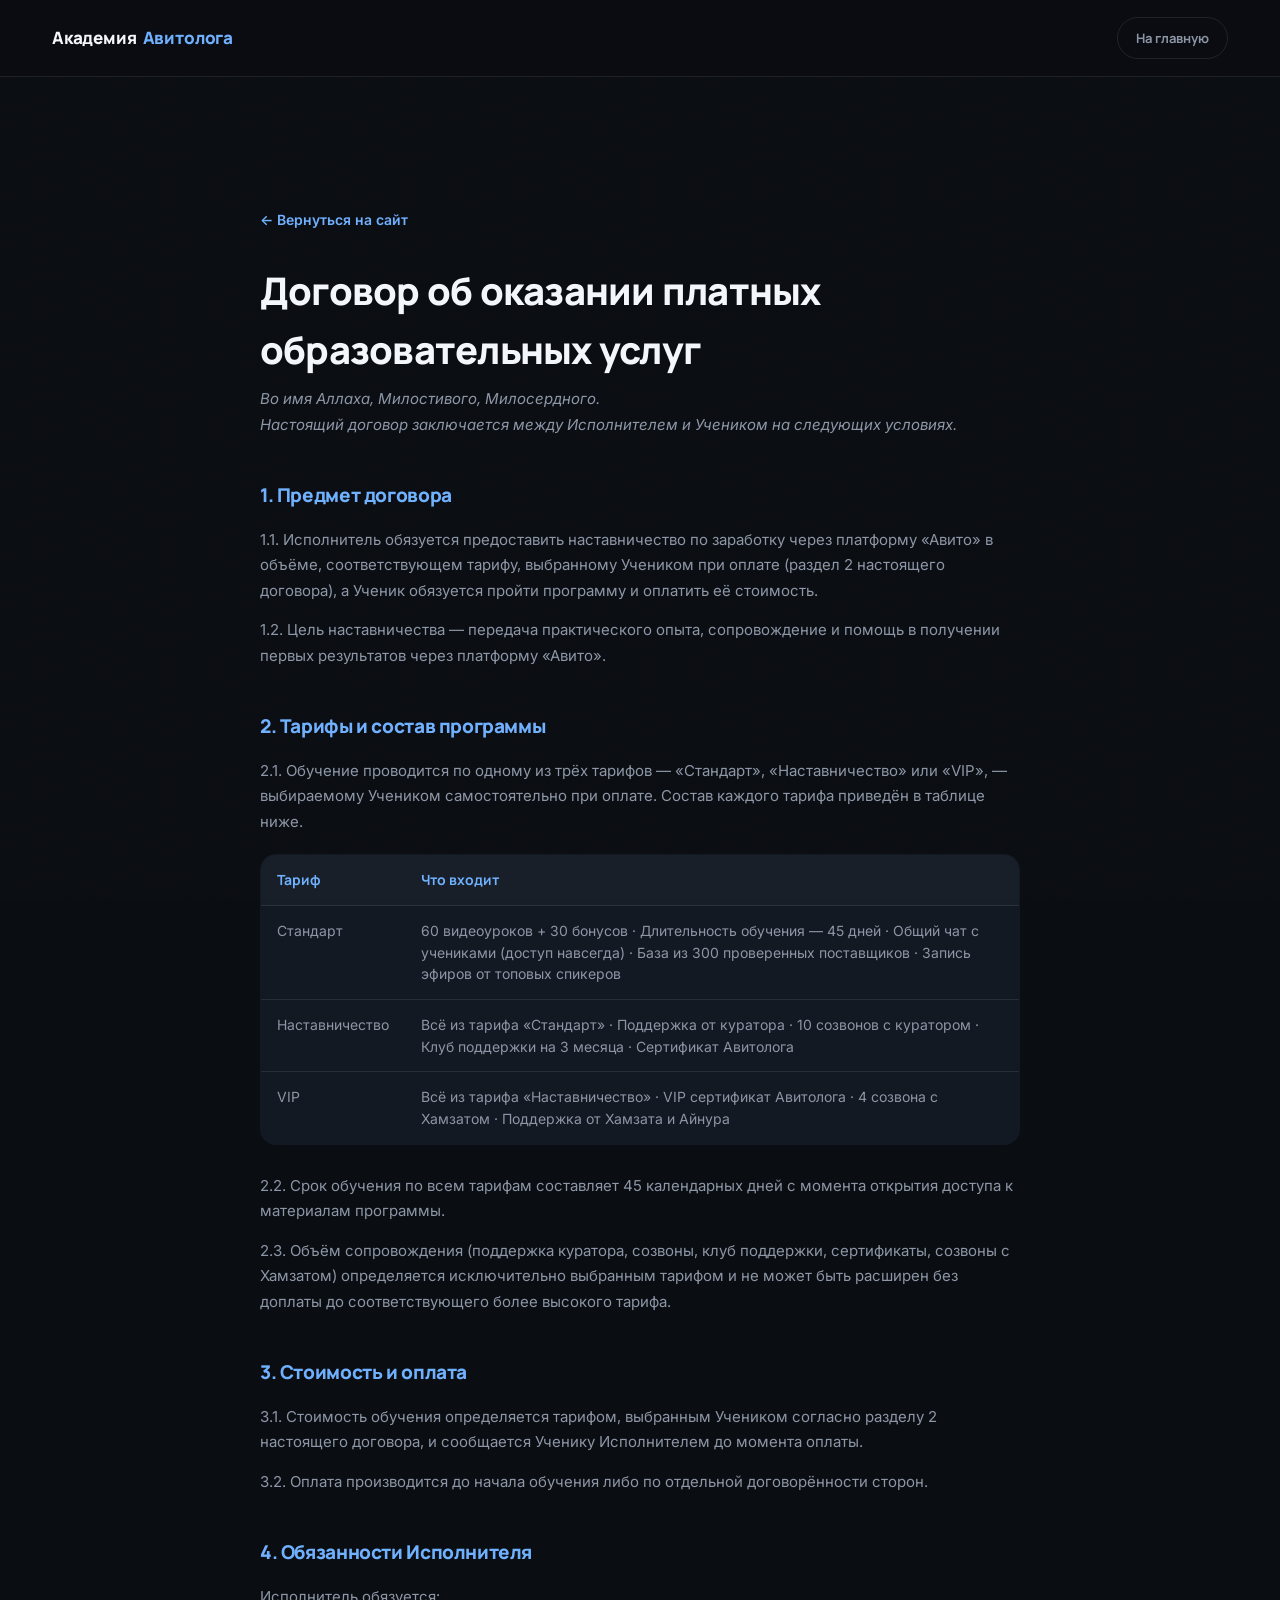
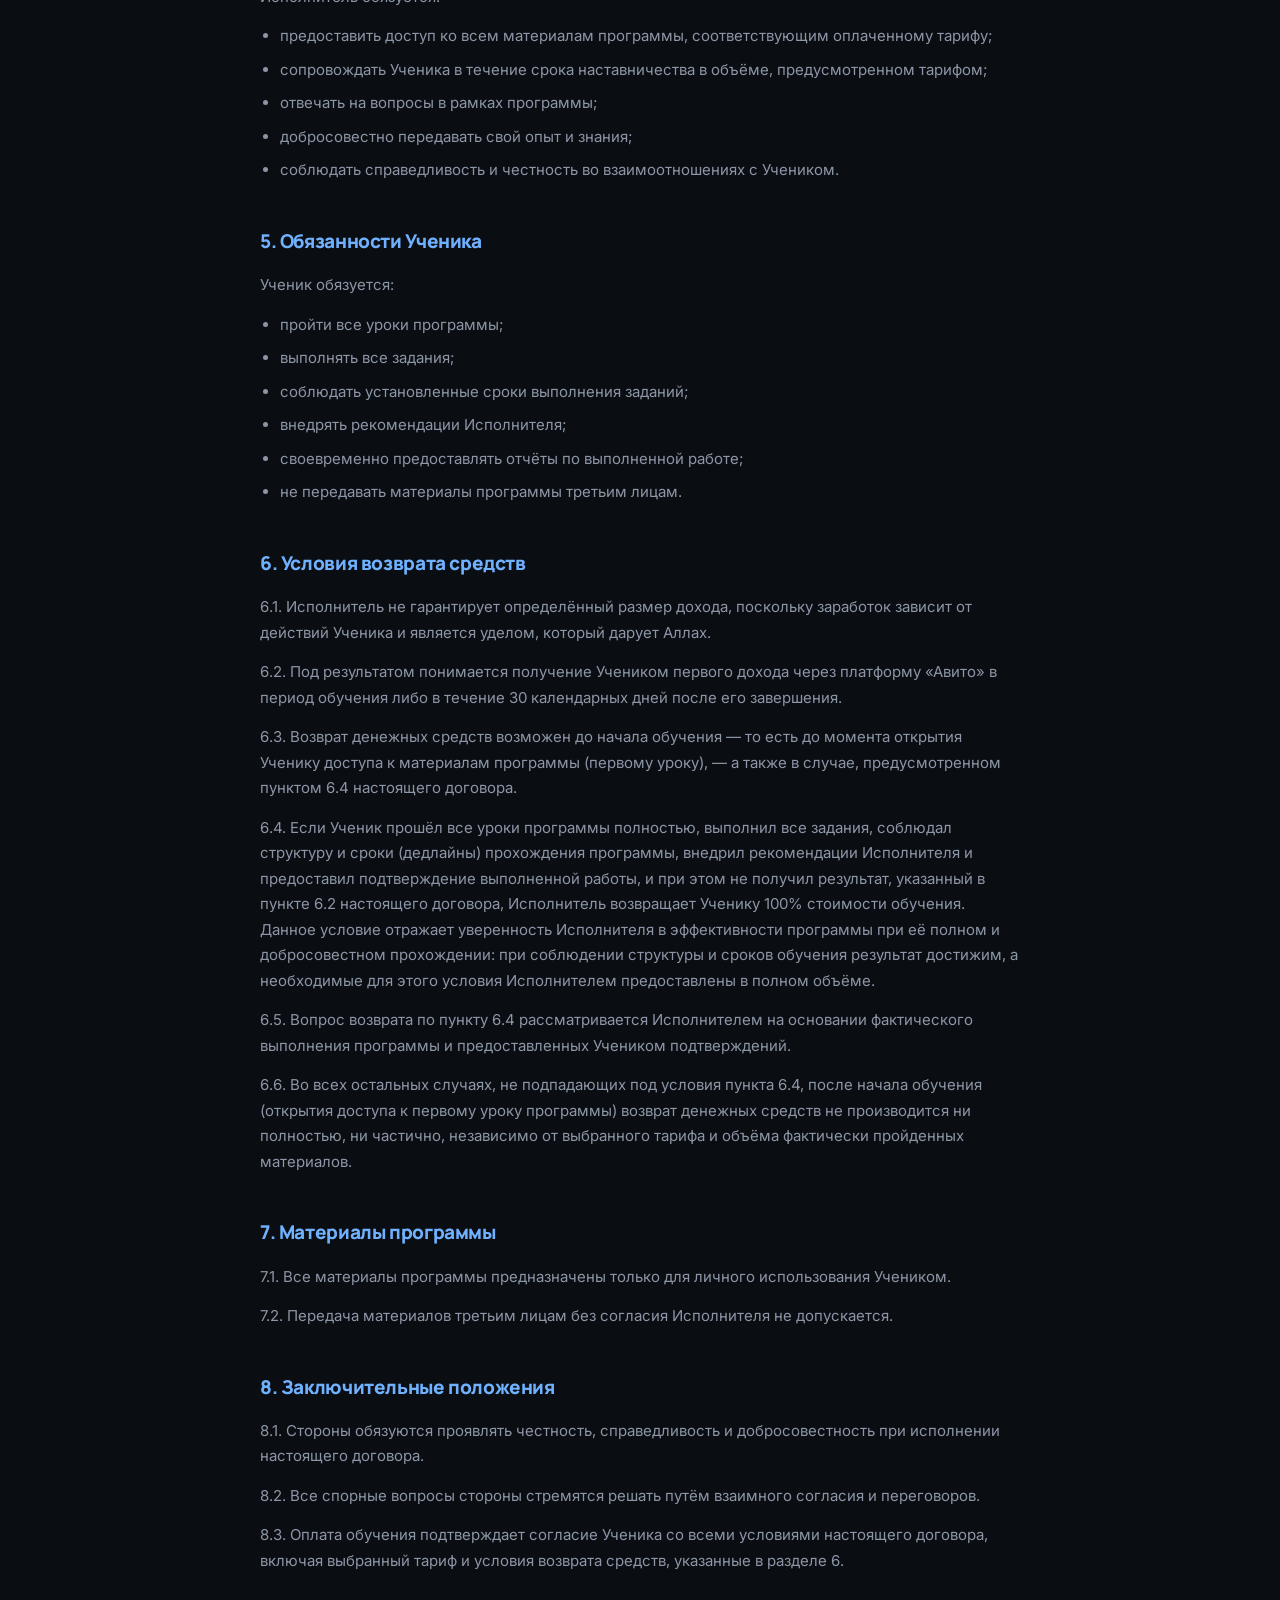
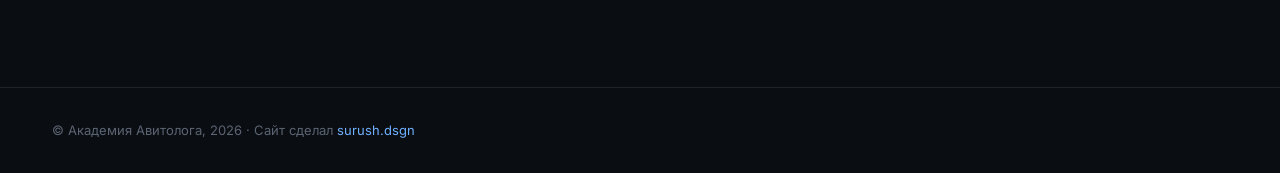
<file: oferta.html>
<!DOCTYPE html>
<html lang="ru">
<head>
<meta charset="UTF-8">
<meta name="viewport" content="width=device-width, initial-scale=1.0">
<title>Договор оферты — Академия Авитолога</title>
<link rel="preconnect" href="https://fonts.googleapis.com">
<link rel="preconnect" href="https://fonts.gstatic.com" crossorigin>
<link href="https://fonts.googleapis.com/css2?family=Manrope:wght@500;600;700;800&family=Inter:wght@400;500;600&display=swap" rel="stylesheet">
<link rel="stylesheet" href="css/styles.css">
<style>
  .doc-wrap{ padding: 130px 0 100px; max-width: 760px; margin: 0 auto; }
  .doc-wrap h1{ font-size: clamp(28px,4vw,38px); margin-bottom: 8px; }
  .doc-intro{ color: var(--text-muted); font-style: italic; margin-bottom: 40px; font-size: 15px; }
  .doc-wrap h2{ font-family: var(--font-display); font-size: 19px; margin: 44px 0 16px; color: var(--accent-2); }
  .doc-wrap p{ color: var(--text-muted); font-size: 15px; line-height: 1.7; margin-bottom: 14px; }
  .doc-wrap ul{ margin: 0 0 14px; padding-left: 20px; }
  .doc-wrap li{ color: var(--text-muted); font-size: 15px; line-height: 1.7; margin-bottom: 8px; list-style: disc; }
  .doc-table{ width:100%; border-collapse: collapse; margin: 20px 0 28px; background: var(--surface); border-radius: var(--radius-m); overflow:hidden; border: 1px solid var(--border); }
  .doc-table th, .doc-table td{ padding: 14px 16px; text-align:left; font-size: 14px; border-bottom: 1px solid var(--border); vertical-align: top; }
  .doc-table th{ color: var(--accent-2); font-family: var(--font-display); font-weight:700; background: var(--surface-2); }
  .doc-table td{ color: var(--text-muted); }
  .doc-table tr:last-child td{ border-bottom:none; }
  .doc-back{ display:inline-flex; align-items:center; gap:8px; color: var(--accent-2); font-size:14px; font-weight:600; margin-bottom: 30px; }
</style>
</head>
<body>
<div class="noise-overlay" aria-hidden="true"></div>

<header class="site-header">
  <div class="container header-row">
    <div class="logo">Академия<span>Авитолога</span></div>
    <a href="index.html" class="btn btn-ghost btn-sm">На главную</a>
  </div>
</header>

<main>
  <div class="container doc-wrap">
    <a href="index.html" class="doc-back">← Вернуться на сайт</a>
    <h1>Договор об оказании платных образовательных услуг</h1>
    <p class="doc-intro">Во имя Аллаха, Милостивого, Милосердного.<br>Настоящий договор заключается между Исполнителем и Учеником на следующих условиях.</p>

    <h2>1. Предмет договора</h2>
    <p>1.1. Исполнитель обязуется предоставить наставничество по заработку через платформу «Авито» в объёме, соответствующем тарифу, выбранному Учеником при оплате (раздел 2 настоящего договора), а Ученик обязуется пройти программу и оплатить её стоимость.</p>
    <p>1.2. Цель наставничества — передача практического опыта, сопровождение и помощь в получении первых результатов через платформу «Авито».</p>

    <h2>2. Тарифы и состав программы</h2>
    <p>2.1. Обучение проводится по одному из трёх тарифов — «Стандарт», «Наставничество» или «VIP», — выбираемому Учеником самостоятельно при оплате. Состав каждого тарифа приведён в таблице ниже.</p>
    <table class="doc-table">
      <tr><th>Тариф</th><th>Что входит</th></tr>
      <tr>
        <td>Стандарт</td>
        <td>60 видеоуроков + 30 бонусов · Длительность обучения — 45 дней · Общий чат с учениками (доступ навсегда) · База из 300 проверенных поставщиков · Запись эфиров от топовых спикеров</td>
      </tr>
      <tr>
        <td>Наставничество</td>
        <td>Всё из тарифа «Стандарт» · Поддержка от куратора · 10 созвонов с куратором · Клуб поддержки на 3 месяца · Сертификат Авитолога</td>
      </tr>
      <tr>
        <td>VIP</td>
        <td>Всё из тарифа «Наставничество» · VIP сертификат Авитолога · 4 созвона с Хамзатом · Поддержка от Хамзата и Айнура</td>
      </tr>
    </table>
    <p>2.2. Срок обучения по всем тарифам составляет 45 календарных дней с момента открытия доступа к материалам программы.</p>
    <p>2.3. Объём сопровождения (поддержка куратора, созвоны, клуб поддержки, сертификаты, созвоны с Хамзатом) определяется исключительно выбранным тарифом и не может быть расширен без доплаты до соответствующего более высокого тарифа.</p>

    <h2>3. Стоимость и оплата</h2>
    <p>3.1. Стоимость обучения определяется тарифом, выбранным Учеником согласно разделу 2 настоящего договора, и сообщается Ученику Исполнителем до момента оплаты.</p>
    <p>3.2. Оплата производится до начала обучения либо по отдельной договорённости сторон.</p>

    <h2>4. Обязанности Исполнителя</h2>
    <p>Исполнитель обязуется:</p>
    <ul>
      <li>предоставить доступ ко всем материалам программы, соответствующим оплаченному тарифу;</li>
      <li>сопровождать Ученика в течение срока наставничества в объёме, предусмотренном тарифом;</li>
      <li>отвечать на вопросы в рамках программы;</li>
      <li>добросовестно передавать свой опыт и знания;</li>
      <li>соблюдать справедливость и честность во взаимоотношениях с Учеником.</li>
    </ul>

    <h2>5. Обязанности Ученика</h2>
    <p>Ученик обязуется:</p>
    <ul>
      <li>пройти все уроки программы;</li>
      <li>выполнять все задания;</li>
      <li>соблюдать установленные сроки выполнения заданий;</li>
      <li>внедрять рекомендации Исполнителя;</li>
      <li>своевременно предоставлять отчёты по выполненной работе;</li>
      <li>не передавать материалы программы третьим лицам.</li>
    </ul>

    <h2>6. Условия возврата средств</h2>
    <p>6.1. Исполнитель не гарантирует определённый размер дохода, поскольку заработок зависит от действий Ученика и является уделом, который дарует Аллах.</p>
    <p>6.2. Под результатом понимается получение Учеником первого дохода через платформу «Авито» в период обучения либо в течение 30 календарных дней после его завершения.</p>
    <p>6.3. Возврат денежных средств возможен до начала обучения — то есть до момента открытия Ученику доступа к материалам программы (первому уроку), — а также в случае, предусмотренном пунктом 6.4 настоящего договора.</p>
    <p>6.4. Если Ученик прошёл все уроки программы полностью, выполнил все задания, соблюдал структуру и сроки (дедлайны) прохождения программы, внедрил рекомендации Исполнителя и предоставил подтверждение выполненной работы, и при этом не получил результат, указанный в пункте 6.2 настоящего договора, Исполнитель возвращает Ученику 100% стоимости обучения. Данное условие отражает уверенность Исполнителя в эффективности программы при её полном и добросовестном прохождении: при соблюдении структуры и сроков обучения результат достижим, а необходимые для этого условия Исполнителем предоставлены в полном объёме.</p>
    <p>6.5. Вопрос возврата по пункту 6.4 рассматривается Исполнителем на основании фактического выполнения программы и предоставленных Учеником подтверждений.</p>
    <p>6.6. Во всех остальных случаях, не подпадающих под условия пункта 6.4, после начала обучения (открытия доступа к первому уроку программы) возврат денежных средств не производится ни полностью, ни частично, независимо от выбранного тарифа и объёма фактически пройденных материалов.</p>

    <h2>7. Материалы программы</h2>
    <p>7.1. Все материалы программы предназначены только для личного использования Учеником.</p>
    <p>7.2. Передача материалов третьим лицам без согласия Исполнителя не допускается.</p>

    <h2>8. Заключительные положения</h2>
    <p>8.1. Стороны обязуются проявлять честность, справедливость и добросовестность при исполнении настоящего договора.</p>
    <p>8.2. Все спорные вопросы стороны стремятся решать путём взаимного согласия и переговоров.</p>
    <p>8.3. Оплата обучения подтверждает согласие Ученика со всеми условиями настоящего договора, включая выбранный тариф и условия возврата средств, указанные в разделе 6.</p>
  </div>
</main>

<footer class="site-footer">
  <div class="container">© Академия Авитолога, 2026 · Сайт сделал <a href="https://t.me/surush_dsgn" target="_blank" rel="noopener" style="color:var(--accent-2)">surush.dsgn</a></div>
</footer>
</body>
</html>
</file>
<file: css/styles.css>
/* ==========================================================
   ACADEMY AVITOLOGA — DESIGN TOKENS
   ========================================================== */
:root{
  --bg: #0A0D12;
  --bg-elevated: #0E131B;
  --surface: #131922;
  --surface-2: #171E28;
  --glass: rgba(255,255,255,0.045);
  --glass-strong: rgba(255,255,255,0.07);
  --border: rgba(255,255,255,0.09);
  --border-strong: rgba(255,255,255,0.16);

  --text: #F3F6FA;
  --text-muted: #8D96A6;
  --text-faint: #5B6472;

  --accent: #3D8BFF;
  --accent-2: #6FB1FF;
  --accent-deep: #1B4FC4;
  --accent-glow: rgba(61,139,255,0.38);

  --money: #34D399;

  --font-display: 'Manrope', 'Golos Text', sans-serif;
  --font-body: 'Inter', 'Manrope', sans-serif;

  --radius-s: 10px;
  --radius-m: 16px;
  --radius-l: 24px;
  --radius-xl: 32px;

  --ease: cubic-bezier(.22,.8,.32,1);
}

*{ box-sizing: border-box; }
html{ scroll-behavior: smooth; }
body{
  margin:0;
  background: var(--bg);
  color: var(--text);
  font-family: var(--font-body);
  font-size: 16px;
  line-height: 1.55;
  -webkit-font-smoothing: antialiased;
  overflow-x: hidden;
}
img{ max-width:100%; display:block; }
a{ color: inherit; text-decoration:none; }
ul{ margin:0; padding:0; list-style:none; }
h1,h2,h3{ font-family: var(--font-display); margin:0; letter-spacing:-0.02em; font-weight:800; }
p{ margin:0; }

@media (prefers-reduced-motion: reduce){
  *{ animation-duration: 0.01ms !important; animation-iteration-count: 1 !important; transition-duration: 0.01ms !important; scroll-behavior:auto !important; }
}

:focus-visible{ outline: 2px solid var(--accent); outline-offset: 3px; border-radius: 4px; }

.container{ max-width: 1240px; margin: 0 auto; padding: 0 32px; }
.container-narrow{ max-width: 780px; }

/* subtle grain to keep flat dark bg from banding */
.noise-overlay{
  position: fixed; inset:0; pointer-events:none; z-index: 2; opacity: 0.035; mix-blend-mode: overlay;
  background-image: url("data:image/svg+xml,%3Csvg xmlns='http://www.w3.org/2000/svg' width='120' height='120'%3E%3Cfilter id='n'%3E%3CfeTurbulence type='fractalNoise' baseFrequency='0.9' numOctaves='2' stitchTiles='stitch'/%3E%3C/filter%3E%3Crect width='100%25' height='100%25' filter='url(%23n)'/%3E%3C/svg%3E");
}
.cursor-glow{
  position: fixed; width: 480px; height: 480px; border-radius:50%; pointer-events:none; z-index:1;
  background: radial-gradient(circle, var(--accent-glow) 0%, transparent 70%);
  opacity:0; transition: opacity .4s var(--ease); filter: blur(10px);
  transform: translate(-50%,-50%);
}

/* ==========================================================
   BUTTONS
   ========================================================== */
.btn{
  display:inline-flex; align-items:center; justify-content:center; gap:8px;
  font-family: var(--font-display); font-weight:700; font-size:15px;
  padding: 15px 26px; border-radius: 999px; border: 1px solid transparent;
  cursor:pointer; transition: transform .35s var(--ease), box-shadow .35s var(--ease), background .35s var(--ease), border-color .35s var(--ease);
  white-space:nowrap;
}
.btn svg{ transition: transform .35s var(--ease); }
.btn-primary{
  background: linear-gradient(180deg, var(--accent-2), var(--accent));
  color:#06101F;
  box-shadow: 0 1px 0 rgba(255,255,255,.35) inset, 0 12px 30px -10px var(--accent-glow);
}
.btn-primary:hover{ transform: translateY(-2px); box-shadow: 0 1px 0 rgba(255,255,255,.4) inset, 0 18px 40px -8px var(--accent-glow); }
.btn-primary:hover svg{ transform: translateX(3px); }
.btn-outline{
  background: var(--glass); border-color: var(--border-strong); color: var(--text);
}
.btn-outline:hover{ background: var(--glass-strong); border-color: var(--accent); transform: translateY(-2px); }
.btn-ghost{ background: transparent; border-color: var(--border); color: var(--text-muted); }
.btn-ghost:hover{ color: var(--text); border-color: var(--border-strong); }
.btn-sm{ padding: 10px 18px; font-size: 13px; }
.btn-messenger{ padding: 16px 30px; font-size:16px; }
.btn-whatsapp{ background:#1E9E5A; color:#EFFFF5; box-shadow: 0 12px 30px -10px rgba(30,158,90,.5); }
.btn-whatsapp:hover{ transform: translateY(-2px); box-shadow: 0 18px 36px -8px rgba(30,158,90,.6); }
.btn-telegram{ background:#2AA9EE; color:#06101F; box-shadow: 0 12px 30px -10px rgba(42,169,238,.5); }
.btn-telegram:hover{ transform: translateY(-2px); box-shadow: 0 18px 36px -8px rgba(42,169,238,.6); }

/* ==========================================================
   HEADER
   ========================================================== */
.site-header{
  position: sticky; top:0; z-index: 50;
  backdrop-filter: blur(16px);
  background: rgba(10,13,18,0.6);
  border-bottom: 1px solid var(--border);
}
.header-row{ display:flex; align-items:center; justify-content:space-between; height: 76px; }
.logo{ font-family: var(--font-display); font-weight: 800; font-size: 17px; letter-spacing: -0.01em; }
.logo span{ color: var(--accent-2); margin-left: 6px; }

/* ==========================================================
   EYEBROW / SECTION HEAD
   ========================================================== */
.eyebrow{
  display:inline-flex; align-items:center; gap:8px;
  font-family: var(--font-display); font-weight:700; font-size:13px; letter-spacing:.04em; text-transform:uppercase;
  color: var(--accent-2);
  background: var(--glass); border:1px solid var(--border); padding: 7px 14px 7px 10px; border-radius:999px;
  margin-bottom: 22px;
}
.eyebrow-plain{ background:none; border:none; padding:0; color: var(--accent-2); }
.dot-live{ width:7px; height:7px; border-radius:50%; background: var(--money); box-shadow: 0 0 0 0 rgba(52,211,153,.6); animation: pulseDot 2s infinite; }
@keyframes pulseDot{ 0%{ box-shadow:0 0 0 0 rgba(52,211,153,.55);} 70%{ box-shadow:0 0 0 8px rgba(52,211,153,0);} 100%{ box-shadow:0 0 0 0 rgba(52,211,153,0);} }

.section{ padding: 130px 0; position:relative; }
.section-alt{ background: var(--bg-elevated); }
.section-head{ max-width: 640px; margin-bottom: 64px; }
.section-head h2{ font-size: clamp(30px, 3.6vw, 44px); margin-bottom:18px; }
.section-lead{ color: var(--text-muted); font-size: 17px; max-width: 560px; }

/* ==========================================================
   HERO
   ========================================================== */
.hero{ position:relative; padding: 150px 0 120px; overflow:hidden; }
.hero-bg{ position:absolute; inset:0; z-index:0; }
.hero-glow{ position:absolute; border-radius:50%; filter: blur(90px); opacity:.55; }
.hero-glow-a{ width:560px; height:560px; background: var(--accent-deep); top:-220px; left:-160px; }
.hero-glow-b{ width:480px; height:480px; background: var(--accent); top:60px; right:-200px; opacity:.35; }
.hero-glow-c{ width:600px; height:600px; background: var(--accent-deep); top:-260px; left:50%; transform:translateX(-50%); opacity:.4; filter: blur(120px); }
.hero-lines{ position:absolute; inset:0; width:100%; height:100%; }
.hero-avito-mark{ position:absolute; height:auto; opacity:.16; filter:none; pointer-events:none; user-select:none; }
.hero-avito-mark.mark-1{ width:220px; top:8%; left:4%; transform:rotate(-12deg); }
.hero-avito-mark.mark-2{ width:170px; top:62%; left:16%; transform:rotate(8deg); }
.hero-avito-mark.mark-3{ width:260px; top:4%; right:2%; transform:rotate(10deg); }
.hero-avito-mark.mark-4{ width:190px; top:66%; right:10%; transform:rotate(-9deg); }
@media (max-width: 900px){
  .hero-avito-mark.mark-1{ width:140px; }
  .hero-avito-mark.mark-2{ width:110px; }
  .hero-avito-mark.mark-3{ width:160px; }
  .hero-avito-mark.mark-4{ width:120px; }
}

.hero-grid{ position:relative; z-index:2; display:grid; grid-template-columns: 1.05fr 0.95fr; gap: 40px; align-items:center; }
.hero-title{ font-size: clamp(46px, 6.4vw, 82px); line-height: 0.98; margin: 18px 0 22px; }
.hero-subtitle{ font-family: var(--font-display); font-weight:600; font-size: clamp(19px,2vw,23px); color:var(--text); margin-bottom: 14px; max-width: 520px; }
.hero-body{ color: var(--text-muted); font-size:16px; max-width: 460px; margin-bottom: 40px; }
.hero-actions{ display:flex; align-items:center; gap:26px; flex-wrap:wrap; margin-bottom: 36px; }

.applications-proof{ display:flex; align-items:center; gap:12px; font-size:14px; color: var(--text-muted); }
.applications-proof strong{ color: var(--text); font-family: var(--font-display); }
.avatars-stack{ display:flex; }
.avatars-stack span{ width:26px; height:26px; border-radius:50%; margin-left:-8px; border:2px solid var(--bg); background: linear-gradient(140deg, var(--accent-2), var(--accent-deep)); }
.avatars-stack span:first-child{ margin-left:0; }

.countdown-chip{
  display:inline-flex; align-items:center; gap:18px;
  background: var(--glass); border:1px solid var(--border); border-radius: var(--radius-l);
  padding: 16px 22px;
}
.countdown-label{ font-size:13px; color: var(--text-muted); }
.countdown-numbers{ display:flex; align-items:baseline; gap:8px; }
.cd-unit{ display:flex; flex-direction:column; align-items:center; min-width: 34px; }
.cd-val{ font-family: var(--font-display); font-weight:800; font-size:22px; color: var(--accent-2); font-variant-numeric: tabular-nums; }
.cd-unit-label{ font-size:10px; color: var(--text-faint); text-transform:uppercase; letter-spacing:.05em; }
.cd-sep{ color: var(--text-faint); font-weight:700; transform: translateY(-6px); }

/* hero floating artifact cluster — the signature element */
.hero-artifacts{ position:relative; height: 460px; }
.artifact-card{
  position:absolute; background: var(--glass-strong); border:1px solid var(--border-strong);
  border-radius: var(--radius-m); backdrop-filter: blur(20px); padding: 18px 20px;
  box-shadow: 0 24px 60px -20px rgba(0,0,0,.6);
}
.artifact-listing{ top: 0; left: 6%; width: 260px; }
.artifact-card-top{ display:flex; gap:10px; align-items:center; margin-bottom:14px; }
.artifact-avatar{ width:34px; height:34px; border-radius:50%; background: linear-gradient(140deg, var(--accent-2), var(--accent-deep)); flex-shrink:0; }
.artifact-lines{ flex:1; display:flex; flex-direction:column; gap:6px; }
.line{ display:block; height:7px; border-radius:4px; background: var(--border-strong); }
.line-title{ width: 85%; }
.line-sub{ width: 55%; opacity:.6; }
.artifact-price{ font-family: var(--font-display); font-weight:800; font-size:20px; display:flex; align-items:center; gap:8px; margin-bottom:12px; }
.artifact-badge{ font-family: var(--font-body); font-weight:600; font-size:11px; background: rgba(52,211,153,.15); color: var(--money); padding:3px 8px; border-radius:999px; }
.artifact-chart{ height:36px; }
.artifact-chart svg{ width:100%; height:100%; }

.artifact-chat{ top: 190px; right: 2%; width: 240px; }
.artifact-chat-head{ display:flex; align-items:center; gap:8px; font-size:12px; color: var(--text-muted); margin-bottom:10px; }
.chat-dot{ width:7px; height:7px; border-radius:50%; background: var(--accent-2); }
.artifact-chat-msg{ font-size: 14px; color: var(--text); line-height:1.4; }

.artifact-income{ bottom: 20px; left: 20%; width: 220px; display:flex; flex-direction:column; gap:6px; }
.artifact-income-label{ font-size:12px; color: var(--text-muted); }
.artifact-income-val{ font-family: var(--font-display); font-weight:800; font-size:26px; color: var(--money); }

.float-a{ animation: floatA 7s var(--ease) infinite; }
.float-b{ animation: floatB 8s var(--ease) infinite; }
.float-c{ animation: floatC 9s var(--ease) infinite; }
@keyframes floatA{ 0%,100%{ transform: translateY(0) rotate(-2deg);} 50%{ transform: translateY(-14px) rotate(-1deg);} }
@keyframes floatB{ 0%,100%{ transform: translateY(0) rotate(2deg);} 50%{ transform: translateY(12px) rotate(1deg);} }
@keyframes floatC{ 0%,100%{ transform: translateY(0);} 50%{ transform: translateY(-10px);} }

.hero-teachers{ display:flex; align-items:center; gap:14px; margin-top: 24px; }
.hero-teachers-label{ font-size:12.5px; color: var(--text-faint); text-transform:uppercase; letter-spacing:.05em; }
.hero-teachers-list{ display:flex; gap:14px; }
.hero-teacher-mini{ display:flex; align-items:center; gap:9px; background: var(--glass); border:1px solid var(--border); padding: 6px 14px 6px 6px; border-radius:999px; }
.hero-teacher-mini img{ width:34px; height:34px; border-radius:50%; object-fit:cover; border: 1.5px solid var(--border-strong); }
.hero-teacher-mini span{ font-size:13.5px; font-weight:600; font-family: var(--font-display); }

/* ==========================================================
   TEACHERS SHOWCASE (large cutout-style photos)
   ========================================================== */
.teachers-showcase .container{ padding-top: 10px; }
.teachers-showcase .eyebrow-plain{ display:block; margin-bottom: 30px; }
.teacher-cutouts{ display:grid; grid-template-columns: 1fr 1fr; gap: 28px; }
.teacher-cutout{ position:relative; border-radius: var(--radius-xl); overflow:hidden; aspect-ratio: 3/4; background: var(--bg-elevated); }
.teacher-cutout-glow{ position:absolute; inset:-20%; background: radial-gradient(circle at 50% 30%, var(--accent-glow), transparent 65%); opacity:.5; filter: blur(40px); z-index:0; }
.teacher-cutout img{
  position:relative; z-index:1; width:100%; height:100%; object-fit:cover; object-position: 50% 12%;
  -webkit-mask-image: linear-gradient(to bottom, black 55%, transparent 96%), radial-gradient(ellipse at center, black 60%, transparent 100%);
  -webkit-mask-composite: source-in;
  mask-image: linear-gradient(to bottom, black 55%, transparent 96%), radial-gradient(ellipse at center, black 60%, transparent 100%);
  mask-composite: intersect;
  filter: saturate(1.05) contrast(1.03);
}
.teacher-cutout-caption{ position:absolute; left:0; right:0; bottom: 26px; z-index:2; text-align:center; display:flex; flex-direction:column; gap:4px; }
.teacher-cutout-caption h3{ font-size: 24px; }
.teacher-cutout-caption span{ font-size:13px; color: var(--text-muted); }
@media (max-width: 760px){
  .teacher-cutouts{ grid-template-columns: 1fr; }
  .teacher-cutout{ aspect-ratio: 4/5; }
}

/* ==========================================================
   AMBIENT BACKGROUND ICONS
   ========================================================== */
.bg-icon-layer{ position:absolute; inset:0; z-index:0; overflow:hidden; pointer-events:none; }
.bg-icon{ position:absolute; width:150px; height:150px; color: var(--accent); opacity:.07; filter: blur(1.5px); }
.bg-icon-1{ top: 8%; right: 4%; width: 190px; height:190px; transform: rotate(-8deg); }
.bg-icon-2{ bottom: 10%; left: 3%; width: 140px; height:140px; transform: rotate(10deg); opacity:.06; }
.bg-icon-3{ top: 55%; right: 12%; width: 120px; height:120px; transform: rotate(-14deg); opacity:.05; }
.section .container{ position:relative; z-index:1; }

/* ==========================================================
   REVEAL ON SCROLL
   ========================================================== */
[data-reveal]{ opacity:0; transform: translateY(26px); transition: opacity .8s var(--ease), transform .8s var(--ease); }
[data-reveal].is-visible{ opacity:1; transform: translateY(0); }
[data-reveal-delay="1"]{ transition-delay: .15s; }

/* ==========================================================
   FEATURE GRID (Why profession)
   ========================================================== */
.feature-grid{ display:grid; grid-template-columns: repeat(3, 1fr); gap: 20px; }
.feature-card{
  background: var(--surface); border:1px solid var(--border); border-radius: var(--radius-l);
  padding: 32px; transition: border-color .35s var(--ease), transform .35s var(--ease), background .35s var(--ease);
}
.feature-card:hover{ border-color: var(--border-strong); transform: translateY(-4px); background: var(--surface-2); }
.feature-card-lg{ grid-column: span 3; background: linear-gradient(135deg, var(--surface-2), var(--surface)); }
.feature-card-lg h3{ font-size: 26px; max-width: 520px; }
.feature-card h3{ font-size: 19px; margin: 10px 0 12px; }
.feature-card p{ color: var(--text-muted); font-size: 15px; }
.feature-num{ font-family: var(--font-display); font-weight:700; font-size:12px; letter-spacing:.06em; text-transform:uppercase; color: var(--accent-2); }

/* ==========================================================
   TEACHERS
   ========================================================== */
.teachers-grid{ display:grid; grid-template-columns: repeat(2, 1fr); gap: 24px; margin-bottom: 56px; }
.teacher-card{
  background: var(--surface); border:1px solid var(--border); border-radius: var(--radius-l); padding: 28px;
  display:flex; flex-direction:column; gap:18px;
}
.teacher-photo-wrap{ position:relative; border-radius: var(--radius-m); overflow:hidden; aspect-ratio: 4/5; }
.teacher-photo-wrap::after{
  content:''; position:absolute; inset:0; background: linear-gradient(0deg, rgba(10,13,18,.75) 0%, transparent 45%);
}
.teacher-photo-wrap img{ width:100%; height:100%; object-fit:cover; }
.teacher-card h3{ font-size: 22px; }
.teacher-card p{ color: var(--text-muted); font-size:14.5px; }

.why-us-points{ display:flex; flex-wrap:wrap; gap: 14px 32px; }
.why-point{ display:flex; align-items:center; gap:10px; font-size:14.5px; color: var(--text-muted); }
.why-point-icon{ color: var(--accent-2); }

/* ==========================================================
   ACCORDION
   ========================================================== */
.accordion{ display:flex; flex-direction:column; gap: 10px; }
.acc-item{
  background: var(--surface); border:1px solid var(--border); border-radius: var(--radius-m);
  overflow:hidden; transition: border-color .3s var(--ease);
}
.acc-item.is-open{ border-color: var(--border-strong); }
.acc-trigger{
  width:100%; display:flex; align-items:center; gap:16px; text-align:left;
  background:none; border:none; color: var(--text); font-family: var(--font-body);
  padding: 22px 24px; cursor:pointer; font-size:16px;
}
.acc-num{ font-family: var(--font-display); font-weight:700; color: var(--accent-2); font-size:14px; flex-shrink:0; }
.acc-title{ flex:1; font-weight:600; }
.acc-count{ font-size:12.5px; color: var(--text-faint); font-weight:500; margin-right:4px; flex-shrink:0; }
.acc-chevron{ color: var(--text-faint); transition: transform .35s var(--ease); flex-shrink:0; }
.acc-item.is-open .acc-chevron{ transform: rotate(180deg); color: var(--accent-2); }
.acc-panel{ max-height:0; overflow:hidden; transition: max-height .4s var(--ease); }
.acc-panel p{ padding: 0 24px 22px calc(24px + 30px); color: var(--text-muted); font-size:14.5px; max-width:640px; }
#faq .acc-panel p{ padding-left:24px; }

/* Program banner */
.program-banner{
  background: linear-gradient(120deg, var(--surface-2), var(--surface));
  border: 1px solid var(--border-strong); border-radius: var(--radius-l);
  padding: 26px 30px; margin-bottom: 40px;
}
.program-banner p{ font-size:16px; color: var(--text); max-width: 760px; }
.program-banner strong{ color: var(--accent-2); }

/* Lesson list inside accordion */
.prog-result{ padding: 0 24px 16px calc(24px + 30px) !important; font-size:14.5px !important; color: var(--accent-2) !important; font-weight:600; max-width: 620px; }
.prog-lessons{ list-style:none; margin:0; padding: 0 24px 24px calc(24px + 30px); display:flex; flex-direction:column; gap:10px; counter-reset: lesson; }
.prog-lessons li{ counter-increment: lesson; position:relative; padding-left: 28px; font-size:14px; color: var(--text-muted); }
.prog-lessons li::before{
  content: counter(lesson); position:absolute; left:0; top:0;
  font-family: var(--font-display); font-size:11px; font-weight:700; color: var(--text-faint);
  width:20px; height:20px; border:1px solid var(--border-strong); border-radius:50%;
  display:flex; align-items:center; justify-content:center;
}

/* Bonus block */
.bonus-section{ margin-top: 56px; }
.bonus-head{ display:flex; align-items:baseline; gap:16px; margin-bottom: 24px; flex-wrap:wrap; }
.bonus-head h3{ font-size: 24px; }
.bonus-count{ font-size:13px; color: var(--accent-2); font-weight:600; background: var(--glass); border:1px solid var(--border); padding:5px 12px; border-radius:999px; }
.bonus-grid{ display:grid; grid-template-columns: repeat(3, 1fr); gap: 12px; }
.bonus-card{
  background: var(--surface); border:1px solid var(--border); border-radius: var(--radius-s);
  padding: 16px 18px; font-size:13.5px; color: var(--text-muted); position:relative; padding-left:38px;
  transition: border-color .3s var(--ease), transform .3s var(--ease), color .3s var(--ease);
}
.bonus-card::before{ content:'+'; position:absolute; left:14px; top:14px; color: var(--accent-2); font-family: var(--font-display); font-weight:800; }
.bonus-card:hover{ border-color: var(--accent-deep); color: var(--text); transform: translateY(-2px); }
@media (max-width: 900px){ .bonus-grid{ grid-template-columns: repeat(2,1fr); } }
@media (max-width: 560px){ .bonus-grid{ grid-template-columns: 1fr; } }

/* ==========================================================
   CASES
   ========================================================== */
.cases-grid{
  display:grid; grid-template-columns: repeat(4, 1fr); grid-auto-rows: 130px; gap: 18px;
}
.case-card{
  position:relative; border-radius: var(--radius-l); overflow:hidden; border:1px solid var(--border);
  transition: transform .4s var(--ease), border-color .4s var(--ease);
}
.case-card:hover{ transform: translateY(-5px); border-color: var(--border-strong); }
.case-card-lg{ grid-column: span 2; grid-row: span 3; }
.case-card-banner, .case-card-photo{ grid-column: span 2; grid-row: span 2; }
.case-card-photo img, .case-card-banner img{ position:absolute; inset:0; width:100%; height:100%; object-fit:cover; }
.case-photo-face{ object-position: 50% 4%; }
.case-photo-ainur{ object-position: 50% 19%; }
.case-photo-islam{ object-position: 50% 55%; }
.case-photo-ramadan{ object-position: 50% 40%; }
.case-overlay{
  position:absolute; left:0; right:0; bottom:0; padding: 22px;
  background: linear-gradient(0deg, rgba(6,9,13,.92) 10%, transparent 75%);
  display:flex; flex-direction:column; gap:6px;
}
.case-name{ font-family: var(--font-display); font-weight:700; font-size:15px; }
.case-earn{ font-size: 13.5px; color: var(--money); font-weight:600; }

.case-card-stub{ grid-column: span 2; grid-row: span 1; background: var(--surface); display:flex; align-items:center; gap:16px; padding: 0 22px; }
.case-stub-visual{
  width:52px; height:52px; border-radius:50%; flex-shrink:0; display:flex; align-items:center; justify-content:center;
  background: conic-gradient(from 210deg, var(--accent-deep), var(--accent), var(--accent-2), var(--accent-deep));
  position:relative;
}
.case-stub-visual::before{ content:''; position:absolute; inset:3px; border-radius:50%; background: var(--surface); }
.case-stub-visual-b{ background: conic-gradient(from 40deg, var(--accent-2), var(--accent-deep), var(--money), var(--accent-2)); }
.case-stub-initial{ position:relative; font-family: var(--font-display); font-weight:800; font-size:18px; color: var(--text); }
.case-stub-body{ display:flex; flex-direction:column; gap:4px; }

@media (max-width: 980px){
  .cases-grid{ grid-template-columns: repeat(2,1fr); }
  .case-card-lg{ grid-column: span 2; grid-row: span 2; }
}

/* ==========================================================
   MARKETPLACE COMPARISON
   ========================================================== */
.compare-grid{ display:grid; grid-template-columns: repeat(3, 1fr); gap: 20px; margin-bottom: 40px; }
.compare-card{
  position:relative; background: var(--surface); border:1px solid var(--border); border-radius: var(--radius-l);
  padding: 30px 26px; transition: transform .35s var(--ease), border-color .35s var(--ease);
}
.compare-card:hover{ transform: translateY(-4px); border-color: var(--border-strong); }
.compare-card-featured{ background: linear-gradient(160deg, var(--surface-2), var(--surface)); border-color: var(--accent-deep); box-shadow: 0 30px 60px -30px var(--accent-glow); }
.compare-card-featured .price-badge{ top:-13px; left:26px; }
.compare-logo{ font-family: var(--font-display); font-weight:800; font-size:20px; margin-bottom: 22px; }
.compare-logo-wb{ color:#a67ff2; }
.compare-logo-ozon{ color:#0af; }
.compare-logo-avito{ color: var(--accent-2); }
.compare-stat{ font-family: var(--font-display); font-weight:800; font-size:32px; margin-bottom:16px; display:flex; flex-direction:column; gap:4px; }
.compare-stat span{ font-family: var(--font-body); font-weight:500; font-size:13.5px; color: var(--text-muted); }
.compare-card p{ color: var(--text-muted); font-size:14.5px; }
.compare-highlight{
  display:flex; align-items:center; gap: 34px; background: linear-gradient(135deg, var(--surface-2), var(--surface));
  border:1px solid var(--border-strong); border-radius: var(--radius-l); padding: 34px 38px;
}
.compare-highlight-num{ font-family: var(--font-display); font-weight:800; font-size: 42px; color: var(--accent-2); white-space:nowrap; }
.compare-highlight p{ color: var(--text-muted); font-size: 15px; margin:0; }
@media (max-width: 980px){
  .compare-grid{ grid-template-columns: 1fr; }
  .compare-highlight{ flex-direction:column; align-items:flex-start; gap:14px; }
}

/* ==========================================================
   STATS (What you get)
   ========================================================== */
.stats-grid{ display:grid; grid-template-columns: repeat(4,1fr); gap:20px; }
.stat-card{ background: var(--surface); border:1px solid var(--border); border-radius: var(--radius-l); padding: 30px 26px; }
.stat-num{ display:block; font-family: var(--font-display); font-weight:800; font-size: 44px; color: var(--accent-2); margin-bottom:10px; }
.stat-label{ color: var(--text-muted); font-size: 14.5px; }

/* ==========================================================
   PRICING
   ========================================================== */
.pricing-grid{ display:grid; grid-template-columns: repeat(3,1fr); gap: 22px; align-items:stretch; }
.price-card{
  background: var(--surface); border:1px solid var(--border); border-radius: var(--radius-l);
  padding: 34px 30px; display:flex; flex-direction:column; position:relative;
  transition: transform .35s var(--ease), border-color .35s var(--ease);
}
.price-card:hover{ transform: translateY(-4px); }
.price-card-featured{ background: linear-gradient(160deg, var(--surface-2), var(--surface)); border-color: var(--accent-deep); box-shadow: 0 30px 60px -30px var(--accent-glow); }
.price-badge{ position:absolute; top:-13px; left: 30px; background: var(--accent); color:#06101F; font-family: var(--font-display); font-weight:700; font-size:12px; padding: 6px 14px; border-radius:999px; }
.price-name{ font-size:20px; margin-bottom: 16px; }
.price-value{ display:flex; align-items:baseline; gap:10px; margin-bottom: 26px; }
.price-old{ color: var(--text-faint); text-decoration: line-through; font-size:15px; }
.price-new{ font-family: var(--font-display); font-weight:800; font-size:30px; }
.price-list{ display:flex; flex-direction:column; gap:12px; margin-bottom: 30px; flex:1; }
.price-list li{ font-size:14px; padding-left:26px; position:relative; color: var(--text-muted); }
.price-list li.yes{ color: var(--text); }
.price-list li.yes::before{ content:'✓'; position:absolute; left:0; color: var(--money); font-weight:700; }
.price-list li.no{ opacity:.45; }
.price-list li.no::before{ content:'—'; position:absolute; left:0; color: var(--text-faint); }
.price-card .btn{ width:100%; }

/* ==========================================================
   FINAL CTA
   ========================================================== */
.final-cta{ position:relative; padding: 150px 0 130px; text-align:center; overflow:hidden; }
.final-cta-inner{ position:relative; z-index:2; display:flex; flex-direction:column; align-items:center; }
.final-cta h2{ font-size: clamp(32px,4.4vw,52px); margin: 16px 0 16px; max-width: 640px; }
.final-cta p{ color: var(--text-muted); font-size:17px; margin-bottom: 40px; }
.final-cta-buttons{ display:flex; gap:18px; flex-wrap:wrap; justify-content:center; }

/* ==========================================================
   FOOTER
   ========================================================== */
.site-footer{ padding: 32px 0; border-top:1px solid var(--border); color: var(--text-faint); font-size:13px; }
.footer-inner{ display:flex; flex-direction:column; gap:8px; }
.footer-agreement, .footer-credit{ margin:0; }
.footer-agreement a, .footer-credit a{ color: var(--accent-2); text-decoration: underline; text-underline-offset: 3px; }
.footer-agreement a:hover, .footer-credit a:hover{ color: var(--text); }

/* ==========================================================
   RESPONSIVE
   ========================================================== */
@media (max-width: 1080px){
  .feature-card-lg{ grid-column: span 3; }
  .stats-grid{ grid-template-columns: repeat(2,1fr); }
}
@media (max-width: 900px){
  .hero-grid{ grid-template-columns: 1fr; }
  .hero-artifacts{ position:static; height:auto; margin-top: 28px; display:flex; flex-direction:column; gap:18px; }
  .artifact-card{ position:static; width:100% !important; max-width: 320px; margin: 0 auto; }
  .float-a, .float-b, .float-c{ animation:none; }
  .feature-grid{ grid-template-columns: repeat(2,1fr); }
  .feature-card-lg{ grid-column: span 2; }
  .teachers-grid{ grid-template-columns: 1fr; }
  .pricing-grid{ grid-template-columns: 1fr; }
  .cases-grid{ grid-template-columns: repeat(2,1fr); }
}
@media (max-width: 640px){
  .container{ padding: 0 20px; }
  .section{ padding: 90px 0; }
  .feature-grid{ grid-template-columns: 1fr; }
  .feature-card-lg{ grid-column: span 1; }
  .stats-grid{ grid-template-columns: 1fr 1fr; }
  .cases-grid{ grid-template-columns: 1fr; grid-auto-rows: 220px; }
  .case-card-lg, .case-card-banner, .case-card-photo, .case-card-stub{ grid-column: span 1; }
  .case-card-lg{ grid-row: span 2; }
  .countdown-chip{ flex-wrap:wrap; }
  .hero-actions{ flex-direction:column; align-items:flex-start; }
  .cursor-glow{ display:none; }
}
</file>
